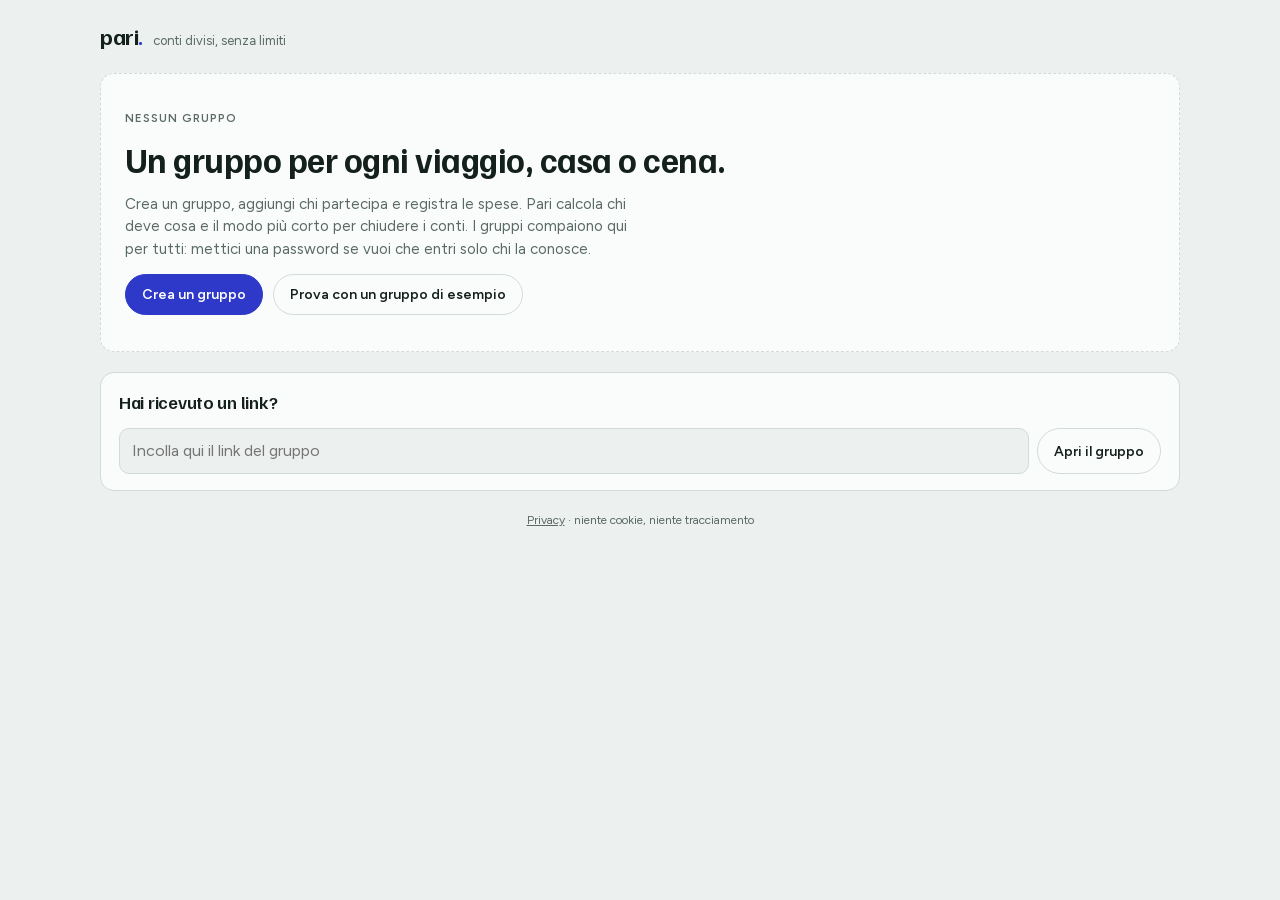
<file: index.html>
<!doctype html>
<html lang="it">
<head>
<meta charset="utf-8">
<meta name="viewport" content="width=device-width,initial-scale=1,viewport-fit=cover">
<meta name="referrer" content="no-referrer">
<meta name="theme-color" content="#ECF0EE" media="(prefers-color-scheme: light)">
<meta name="theme-color" content="#0E1412" media="(prefers-color-scheme: dark)">
<title>Pari · Dividi le spese con gli amici, gratis e senza account</title>
<meta name="description" content="Dividi le spese di viaggi, case e cene con gli amici. Gratis, senza account e senza limiti di spese: crei un gruppo, mandi il link e Pari calcola chi deve cosa.">
<link rel="canonical" href="https://dandid.github.io/pari/">
<meta property="og:type" content="website">
<meta property="og:site_name" content="Pari">
<meta property="og:locale" content="it_IT">
<meta property="og:url" content="https://dandid.github.io/pari/">
<meta property="og:title" content="Pari · Dividi le spese con gli amici">
<meta property="og:description" content="Niente account, niente limiti. Un link e siete dentro: Pari calcola chi deve cosa e il modo più corto per chiudere i conti.">
<meta property="og:image" content="https://dandid.github.io/pari/img/og.png">
<meta property="og:image:width" content="1200">
<meta property="og:image:height" content="630">
<meta property="og:image:alt" content="Pari: dividi le spese con gli amici. Esempio di pagamenti per chiudere i conti.">
<meta name="twitter:card" content="summary_large_image">
<link rel="apple-touch-icon" href="img/apple-touch-icon.png">
<link rel="manifest" href="manifest.webmanifest">
<meta name="apple-mobile-web-app-title" content="Pari">
<meta name="apple-mobile-web-app-capable" content="yes">
<meta name="mobile-web-app-capable" content="yes">
<meta name="apple-mobile-web-app-status-bar-style" content="default">
<script type="application/ld+json">
{
  "@context": "https://schema.org",
  "@type": "WebApplication",
  "name": "Pari",
  "url": "https://dandid.github.io/pari/",
  "description": "App web gratuita per dividere le spese con gli amici: viaggi, case condivise, cene. Senza account e senza limiti di spese. Tutti i gruppi sono nella home e ognuno può avere una password; Pari calcola saldi e il numero minimo di pagamenti per chiudere i conti.",
  "inLanguage": "it",
  "applicationCategory": "FinanceApplication",
  "operatingSystem": "Web",
  "browserRequirements": "Richiede JavaScript",
  "isAccessibleForFree": true,
  "offers": { "@type": "Offer", "price": "0", "priceCurrency": "EUR" },
  "featureList": [
    "Nessun account: si entra dalla home o con il link del gruppo",
    "Password facoltativa per i gruppi privati",
    "Nessun limite di spese giornaliere",
    "Divisione in parti uguali, per importi, percentuali o quote",
    "Calcolo dei saldi e del numero minimo di pagamenti",
    "Quote ricevute segnate spesa per spesa",
    "Metodi di pagamento preferiti: Satispay, PayPal e bonifico",
    "Aggiornamenti in tempo reale",
    "Nessun cookie né tracciamento"
  ],
  "author": { "@type": "Person", "name": "Daniele Merola" }
}
</script>
<link rel="icon" type="image/png" sizes="32x32" href="img/favicon-32.png">
<link rel="stylesheet" href="fonts/fonts.css">
<style>
/* Layout: app shell, one column on phone; from 900px the expense ledger sits left and balances + stats sit right. Receipt metaphor for settle-up. */
:root{
  --bg:#ECF0EE; --surface:#FAFCFB; --sunken:#E2E8E5; --ink:#13201C; --muted:#5A6A65; --line:#D2DBD7;
  --accent:#2E39C9; --accent-ink:#FFFFFF; --accent-soft:#E0E3FA;
  --pos:#18744A; --pos-soft:#D8EEE2; --neg:#B0322A; --neg-soft:#F6DFDB;
  --c1:#D2672C; --c2:#2E8A5C; --c3:#9A3E8C; --c4:#2E6FB8; --c5:#B48A16; --c6:#C2416A; --c7:#3B8C95; --c8:#7A8580;
  --shadow:0 1px 0 rgba(19,32,28,.04), 0 8px 24px -12px rgba(19,32,28,.18);
  --f-display:"Familjen Grotesk", "Helvetica Neue", Arial, sans-serif;
  --f-body:"Figtree", system-ui, -apple-system, "Segoe UI", sans-serif;
  --f-num:"IBM Plex Mono", ui-monospace, "SF Mono", Menlo, monospace;
  --r:14px;
}
@media (prefers-color-scheme: dark){ :root:not([data-theme="light"]){
  --bg:#0E1412; --surface:#161E1B; --sunken:#1D2724; --ink:#E4EBE8; --muted:#90A09B; --line:#29342F;
  --accent:#8E97FF; --accent-ink:#0D1033; --accent-soft:#232852;
  --pos:#5ECB96; --pos-soft:#15301F; --neg:#F2867B; --neg-soft:#3A1D1A;
  --c1:#EE8A50; --c2:#5CC48F; --c3:#CF79C0; --c4:#6FA6E8; --c5:#E0B640; --c6:#EB7399; --c7:#68C0C9; --c8:#9AA59F;
  --shadow:0 1px 0 rgba(0,0,0,.2), 0 8px 24px -12px rgba(0,0,0,.6);
  color-scheme:dark;
}}
:root[data-theme="dark"]{
  --bg:#0E1412; --surface:#161E1B; --sunken:#1D2724; --ink:#E4EBE8; --muted:#90A09B; --line:#29342F;
  --accent:#8E97FF; --accent-ink:#0D1033; --accent-soft:#232852;
  --pos:#5ECB96; --pos-soft:#15301F; --neg:#F2867B; --neg-soft:#3A1D1A;
  --c1:#EE8A50; --c2:#5CC48F; --c3:#CF79C0; --c4:#6FA6E8; --c5:#E0B640; --c6:#EB7399; --c7:#68C0C9; --c8:#9AA59F;
  --shadow:0 1px 0 rgba(0,0,0,.2), 0 8px 24px -12px rgba(0,0,0,.6);
  color-scheme:dark;
}
*{box-sizing:border-box}
html,body{background:var(--bg)}
body{color:var(--ink);font-family:var(--f-body);font-size:15px;line-height:1.5;
  padding-left:max(16px, env(safe-area-inset-left, 0px));padding-right:max(16px, env(safe-area-inset-right, 0px));padding-block:20px 120px}
button,input,select{font:inherit;color:inherit}
button{cursor:pointer}
:focus-visible{outline:2px solid var(--accent);outline-offset:2px;border-radius:6px}
.num{font-family:var(--f-num);font-variant-numeric:tabular-nums;letter-spacing:-.01em}
.app{max-width:1080px;margin:0 auto;display:flex;flex-direction:column;gap:20px}
h1,h2,h3{font-family:var(--f-display);margin:0;text-wrap:balance;letter-spacing:-.015em}
h1{font-size:clamp(26px,5vw,34px);font-weight:700;line-height:1.1}
h2{font-size:18px;font-weight:600}
.eyebrow{font-size:11.5px;text-transform:uppercase;letter-spacing:.09em;color:var(--muted);font-weight:600}
.muted{color:var(--muted)}
.banner{background:var(--accent-soft);color:var(--ink);border-radius:10px;padding:10px 14px;font-size:13.5px}

/* top bar */
.top{display:flex;align-items:center;justify-content:space-between;gap:12px}
.brand{display:flex;align-items:baseline;gap:10px}
.brand b{font-family:var(--f-display);font-size:22px;font-weight:700;letter-spacing:-.02em}
.brand b i{font-style:normal;color:var(--accent)}
.brand span{font-size:13px;color:var(--muted)}
.top .acts{display:flex;gap:6px;flex-wrap:nowrap}
@media (max-width:520px){ .top.has-acts .brand span{display:none} }
.steps{margin:0;padding-left:22px;display:flex;flex-direction:column;gap:8px}

/* buttons */
.btn{display:inline-flex;align-items:center;justify-content:center;gap:8px;border:1px solid var(--line);background:var(--surface);
  border-radius:999px;padding:9px 16px;font-weight:600;font-size:14px;white-space:nowrap}
.btn:hover{border-color:var(--muted)}
.btn.primary{background:var(--accent);color:var(--accent-ink);border-color:var(--accent)}
.btn.primary:hover{filter:brightness(1.08)}
.btn.ghost{background:transparent;border-color:transparent;color:var(--muted)}
.btn.ghost:hover{color:var(--ink);background:var(--sunken)}
.btn.danger{color:var(--neg);border-color:var(--neg-soft);background:var(--neg-soft)}
.btn.small{padding:6px 12px;font-size:13px}
.btn[disabled]{opacity:.45;cursor:not-allowed;filter:none}
.iconbtn{width:36px;height:36px;padding:0;border-radius:50%}

/* home */
.groups{display:grid;grid-template-columns:repeat(auto-fill,minmax(260px,1fr));gap:12px}
.gcard{background:var(--surface);border:1px solid var(--line);border-radius:var(--r);padding:18px;text-align:left;display:flex;flex-direction:column;gap:10px;min-width:0}
.gcard:hover{border-color:var(--accent)}
.gcard h3{font-size:19px}
.avatars{display:flex;flex-wrap:wrap;gap:4px}
.av{width:28px;height:28px;border-radius:50%;display:inline-grid;place-items:center;font-size:12px;font-weight:600;color:var(--surface);flex:none;font-family:var(--f-display)}
.tag{display:inline-block;font-size:11px;font-weight:600;text-transform:uppercase;letter-spacing:.06em;padding:2px 8px;border-radius:999px;background:var(--sunken);color:var(--muted)}
.empty{background:var(--surface);border:1px dashed var(--line);border-radius:var(--r);padding:36px 24px;display:flex;flex-direction:column;gap:14px;align-items:flex-start}
.empty p{margin:0;max-width:52ch;color:var(--muted)}
.row{display:flex;flex-wrap:wrap;gap:10px;align-items:center}

/* group header */
.ghead{display:flex;flex-direction:column;gap:14px}
.ghead .titleline{display:flex;align-items:flex-start;justify-content:space-between;gap:12px}
.ghead .meta{color:var(--muted);font-size:14px}
.who{display:flex;flex-wrap:wrap;gap:6px;align-items:center}
.who .lbl{font-size:13px;color:var(--muted);margin-right:4px}
.chip{border:1px solid var(--line);background:var(--surface);border-radius:999px;padding:4px 12px 4px 4px;display:inline-flex;align-items:center;gap:7px;font-size:13.5px;font-weight:500}
.chip .av{width:22px;height:22px;font-size:10.5px}
.chip[aria-pressed="true"]{border-color:var(--accent);background:var(--accent-soft)}

.pick{background:var(--surface);border:2px solid var(--accent);border-radius:var(--r);padding:18px;display:flex;flex-direction:column;gap:14px}
.pick p{margin:4px 0 0;font-size:14px}
.pickgrid{display:grid;grid-template-columns:repeat(auto-fill,minmax(130px,1fr));gap:8px}
.pickbtn{display:flex;align-items:center;gap:10px;border:1px solid var(--line);background:var(--bg);border-radius:12px;padding:10px 12px;font-weight:600;text-align:left;min-width:0;flex-wrap:wrap}
.pickbtn:hover{border-color:var(--accent);background:var(--accent-soft)}
.pickbtn span{overflow:hidden;text-overflow:ellipsis;white-space:nowrap;min-width:0}
.pickbtn small{flex-basis:100%;font-weight:500;color:var(--muted);font-size:11.5px;margin-left:38px;margin-top:-6px}
.linkbtn{border:0;background:none;padding:0;color:var(--accent);font-size:12.5px;font-weight:600;margin-top:4px}
.linkbtn:hover{text-decoration:underline}
.av.mini{width:18px;height:18px;font-size:9px;vertical-align:-4px;margin-right:2px}
.steps{margin:0;padding-left:20px;display:flex;flex-direction:column;gap:8px;font-size:14px}
.steps b{font-weight:600}
textarea.inp{resize:vertical;font-size:14px;line-height:1.45}
.me{display:grid;grid-template-columns:1fr auto;gap:6px 16px;align-items:end;background:var(--surface);border:1px solid var(--line);border-radius:var(--r);padding:16px 18px}
.me .big{font-family:var(--f-num);font-size:clamp(26px,6vw,34px);font-weight:500;line-height:1.1;font-variant-numeric:tabular-nums}
.me .big.pos{color:var(--pos)} .me .big.neg{color:var(--neg)}
.me .hint{font-size:13px;color:var(--muted);text-align:right}
.me .hint b{color:var(--ink);font-weight:600}

/* quick add */
.quick{background:var(--surface);border:1px solid var(--line);border-radius:var(--r);padding:10px;display:flex;flex-direction:column;gap:8px;box-shadow:var(--shadow)}
.quick .bar{display:flex;gap:8px;align-items:center}
.quick input{flex:1;min-width:0;border:0;background:transparent;padding:8px 8px;font-size:16px;outline:none}
.quick .preview{font-size:13px;color:var(--muted);padding:0 8px 2px;min-height:20px;display:flex;flex-wrap:wrap;gap:4px 10px}
.quick .preview b{color:var(--ink);font-weight:600}
.quick .preview .warn{color:var(--neg)}

/* layout of panels */
.tabs{display:flex;gap:4px;background:var(--sunken);border-radius:999px;padding:4px;align-self:flex-start}
.tabs button{border:0;background:transparent;border-radius:999px;padding:7px 16px;font-weight:600;font-size:14px;color:var(--muted)}
.tabs button[aria-selected="true"]{background:var(--surface);color:var(--ink);box-shadow:var(--shadow)}
.panels{display:grid;grid-template-columns:1fr;gap:20px}
.panel{display:flex;flex-direction:column;gap:14px;min-width:0}
.panel[data-hidden="true"]{display:none}
.side{display:flex;flex-direction:column;gap:20px;min-width:0}
@media (min-width:900px){
  .tabs{display:none}
  .panels{grid-template-columns:minmax(0,1.25fr) minmax(0,1fr);align-items:start}
  .panel[data-hidden="true"]{display:flex}
}
.card{background:var(--surface);border:1px solid var(--line);border-radius:var(--r);padding:16px 18px;display:flex;flex-direction:column;gap:12px;min-width:0}
.card h2{display:flex;justify-content:space-between;align-items:baseline;gap:10px}

/* ledger */
.ledger{background:var(--surface);border:1px solid var(--line);border-radius:var(--r);overflow:hidden}
.swipe{position:relative;overflow:hidden;border-top:1px solid var(--line)}
.swipe > .exp{border-top:0;position:relative;z-index:1;background:var(--surface);transition:transform .2s ease;touch-action:pan-y}
.swipe > .exp:hover{background:var(--sunken)}
.swipe.drag > .exp{transition:none}
.sdel{position:absolute;top:0;right:0;bottom:0;width:88px;border:0;background:var(--neg);color:var(--surface);display:flex;flex-direction:column;align-items:center;justify-content:center;gap:4px;font-size:12px;font-weight:600}
@media (prefers-reduced-motion: reduce){ .swipe > .exp{transition:none} }
.month{padding:10px 18px;background:var(--sunken);display:flex;justify-content:space-between;align-items:baseline}
.month .num{font-size:12.5px;color:var(--muted)}
.exp{display:grid;grid-template-columns:44px minmax(0,1fr) auto;gap:12px;align-items:center;padding:12px 18px;border-top:1px solid var(--line);width:100%;background:transparent;border-left:0;border-right:0;border-bottom:0;text-align:left}
.month + .exp{border-top:0}
.exp:hover{background:var(--sunken)}
.exp .day{display:flex;flex-direction:column;align-items:center;line-height:1.05}
.exp .day b{font-family:var(--f-num);font-size:18px;font-weight:500}
.exp .day span{font-size:10.5px;text-transform:uppercase;letter-spacing:.08em;color:var(--muted)}
.exp .what{min-width:0}
.exp .what .t{font-weight:600;overflow:hidden;text-overflow:ellipsis;white-space:nowrap}
.exp .what .s{font-size:13px;color:var(--muted);display:flex;align-items:center;gap:6px;flex-wrap:wrap}
.dot{width:8px;height:8px;border-radius:50%;display:inline-block;flex:none}
.exp .amt{text-align:right}
.exp .amt .a{font-family:var(--f-num);font-weight:500;font-variant-numeric:tabular-nums}
.exp .amt .m{font-size:12px;font-family:var(--f-num);font-variant-numeric:tabular-nums}
.exp .amt .m.pos{color:var(--pos)} .exp .amt .m.neg{color:var(--neg)} .exp .amt .m.zero{color:var(--muted)}
.exp.settle .what .t{font-weight:500;color:var(--muted)}
.exp.settle .day b{color:var(--pos)}

/* balances */
.bal{display:grid;grid-template-columns:minmax(70px,auto) 1fr;gap:10px 12px;align-items:center}
.bal .name{display:flex;align-items:center;gap:8px;font-weight:500;min-width:0}
.bal .name span{overflow:hidden;text-overflow:ellipsis;white-space:nowrap}
.track{position:relative;height:30px;display:grid;grid-template-columns:1fr 1fr}
.track::before{content:"";position:absolute;left:50%;top:2px;bottom:2px;width:1px;background:var(--line)}
.track .l,.track .r{position:relative;display:flex;align-items:center}
.track .l{justify-content:flex-end}
.bar-n{height:20px;background:var(--neg-soft);border-radius:6px 0 0 6px;border-right:2px solid var(--neg)}
.bar-p{height:20px;background:var(--pos-soft);border-radius:0 6px 6px 0;border-left:2px solid var(--pos)}
.track .v{position:absolute;font-family:var(--f-num);font-size:12.5px;font-variant-numeric:tabular-nums;white-space:nowrap;top:50%;transform:translateY(-50%)}
.track .l .v{left:4px;color:var(--neg)} .track .r .v{right:4px;color:var(--pos)}
.track .zero{grid-column:1 / -1;text-align:center;font-size:12.5px;color:var(--muted);position:relative;z-index:1}
.track .zero span{background:var(--surface);padding:0 6px}

/* receipt */
.receipt{position:relative;background:var(--surface);border:1px solid var(--line);border-bottom:0;border-radius:var(--r) var(--r) 0 0;padding:18px 18px 22px;display:flex;flex-direction:column;gap:12px;margin-bottom:10px}
.receipt::after{content:"";position:absolute;left:-1px;right:-1px;bottom:-10px;height:10px;
  background:radial-gradient(circle at 7px -1px, var(--surface) 7px, transparent 7.5px) 0 0 / 14px 10px repeat-x}
.receipt .head{display:flex;justify-content:space-between;align-items:baseline;gap:8px;border-bottom:1px dashed var(--line);padding-bottom:10px}
.receipt .head .num{font-size:12px;color:var(--muted)}
.tx{display:grid;grid-template-columns:minmax(0,1fr) auto;gap:4px 12px;align-items:center;padding:6px 0}
.tx + .tx{border-top:1px dashed var(--line)}
.tx .who2{display:flex;align-items:center;gap:6px;flex-wrap:wrap;font-weight:500;min-width:0}
.tx .arrow{color:var(--muted);font-family:var(--f-num)}
.tx .num{font-weight:500;font-size:15px}
.tx .act{grid-column:1 / -1;display:flex;justify-content:flex-end}
.tx .paynames{grid-column:1 / -1;font-size:12.5px;color:var(--muted)}
.paybox{grid-column:1 / -1;display:flex;flex-direction:column;gap:8px;margin-top:4px}
.paybox .lead{font-size:13px;color:var(--muted)}
.pms{display:flex;flex-direction:column;border:1px solid var(--line);border-radius:12px;overflow:hidden;background:var(--bg)}
.pm{display:grid;grid-template-columns:auto minmax(0,1fr) auto;gap:10px;align-items:center;padding:8px 8px 8px 12px;min-height:56px}
.pm + .pm{border-top:1px solid var(--line)}
.pm .ic{width:32px;height:32px;border-radius:9px;display:grid;place-items:center;font-weight:700;font-size:13px}
.ic.sat{background:var(--neg-soft);color:var(--neg)} .ic.pp{background:var(--accent-soft);color:var(--accent)} .ic.bon{background:var(--pos-soft);color:var(--pos)}
.paysheet .ic{width:36px;height:36px;border-radius:10px;display:grid;place-items:center;font-weight:700;flex:none}
.pm .tt{display:flex;flex-direction:column;min-width:0;font-weight:600;font-size:14px}
.pm .tt small{font-weight:400;font-size:12px;color:var(--muted);overflow-wrap:anywhere}
.pm .tt small.mono{font-family:var(--f-num)}
.pm .btn{min-height:44px;text-decoration:none}
.paysheet .pmeth{border:1px solid var(--line);border-radius:14px;background:var(--bg);overflow:hidden}
.paysheet .pmeth > label.top{display:flex;align-items:center;gap:12px;padding:12px 14px;min-height:60px;cursor:pointer}
.paysheet .pmeth > label.top input{width:22px;height:22px;accent-color:var(--pos);margin-left:auto;flex:none}
.paysheet .pmeth .tt{display:flex;flex-direction:column;font-weight:600}
.paysheet .pmeth .tt small{font-weight:400;font-size:12.5px;color:var(--muted)}
.paysheet .pbody{padding:0 14px 14px;display:flex;flex-direction:column;gap:10px}
.paysheet .pbody[hidden]{display:none}
.paysheet .lrow{display:flex;align-items:center;justify-content:space-between;gap:8px}
.paysheet .lrow label{font-size:13px;color:var(--muted)}
.paysheet .ibtn{width:44px;height:44px;margin:-10px -10px -10px 0;border:0;background:none;color:var(--accent);display:grid;place-items:center}
.paysheet .hint{font-size:12px;color:var(--muted)} .paysheet .hint.ok{color:var(--pos)} .paysheet .hint.bad{color:var(--neg)}
.paysheet .alt{border:0;background:none;padding:0;color:var(--accent);font-size:13px;font-weight:600;text-align:left;min-height:32px}
.pinfo{position:fixed;inset:0;z-index:60;background:rgba(5,8,7,.6);display:grid;place-items:center;padding:20px}
.pinfo .box{background:var(--surface);border:1px solid var(--line);border-radius:18px;padding:20px;max-width:420px;width:100%;display:flex;flex-direction:column;gap:12px}
.pinfo ol{margin:0;padding-left:20px;display:flex;flex-direction:column;gap:8px;line-height:1.45}
.pinfo .note{font-size:13px;color:var(--muted);background:var(--bg);border-radius:10px;padding:10px 12px;margin:0}
.receipt .foot{display:flex;justify-content:space-between;gap:10px;flex-wrap:wrap;border-top:1px dashed var(--line);padding-top:10px;align-items:center}
.square{font-family:var(--f-num);color:var(--pos);font-size:14px}

/* stats */
.kpis{display:grid;grid-template-columns:1fr 1fr;gap:10px}
.kpi{background:var(--sunken);border-radius:10px;padding:10px 12px}
.kpi .num{font-size:18px;font-weight:500;display:block}
.kpi span:last-child{font-size:12.5px;color:var(--muted)}
.stack{display:flex;height:14px;border-radius:7px;overflow:hidden;background:var(--sunken);gap:2px}
.stack i{display:block;height:100%}
.legend{display:grid;grid-template-columns:1fr auto auto;gap:6px 12px;font-size:13.5px;align-items:center}
.legend .num{text-align:right}
.legend .pct{color:var(--muted);font-size:12px;min-width:38px}
.pp{display:grid;grid-template-columns:minmax(60px,auto) 1fr;gap:8px 12px;align-items:center;font-size:13.5px}
.pp .bars{display:flex;flex-direction:column;gap:3px}
.pp .b{height:8px;border-radius:4px;min-width:2px}
.pp .b.paid{background:var(--accent)} .pp .b.used{background:var(--muted);opacity:.45}
.pp .lbls{display:flex;justify-content:space-between;font-size:11.5px;color:var(--muted);gap:8px}
.keyrow{display:flex;gap:14px;font-size:12px;color:var(--muted)}
.keyrow i{display:inline-block;width:10px;height:6px;border-radius:3px;margin-right:5px;vertical-align:middle}

/* sheet */
.scrim{position:fixed;inset:0;background:rgba(10,16,14,.45);z-index:40;display:flex;align-items:flex-end;justify-content:center}
.sheet{background:var(--surface);width:100%;max-width:560px;max-height:92vh;max-height:92dvh;overflow:auto;overscroll-behavior:contain;border-radius:18px 18px 0 0;
  padding:18px max(18px, env(safe-area-inset-right, 0px)) calc(18px + env(safe-area-inset-bottom, 0px)) max(18px, env(safe-area-inset-left, 0px));
  display:flex;flex-direction:column;gap:14px;box-shadow:0 -10px 40px rgba(0,0,0,.25)}
@media (min-width:640px){ .scrim{align-items:center} .sheet{border-radius:18px;max-height:88vh} }
.sheet > *{flex-shrink:0}
.sheet .sh{display:flex;justify-content:space-between;align-items:center;gap:10px}
.field{display:flex;flex-direction:column;gap:5px;min-width:0}
.field label,.flabel{font-size:12.5px;font-weight:600;color:var(--muted)}
.inp{width:100%;border:1px solid var(--line);background:var(--bg);border-radius:10px;padding:10px 12px;font-size:16px;min-width:0}
.inp:focus{outline:none;border-color:var(--accent);box-shadow:0 0 0 3px var(--accent-soft)}
.inp.amount{font-family:var(--f-num);font-size:22px;font-variant-numeric:tabular-nums}
.grid2{display:grid;grid-template-columns:1fr 1fr;gap:10px}
.seg{display:grid;grid-template-columns:repeat(4,1fr);background:var(--sunken);border-radius:10px;padding:3px;gap:3px}
.seg button{border:0;background:transparent;border-radius:8px;padding:8px 4px;font-size:13px;font-weight:600;color:var(--muted)}
.seg button[aria-pressed="true"]{background:var(--surface);color:var(--ink);box-shadow:var(--shadow)}
.split{display:flex;flex-direction:column;border:1px solid var(--line);border-radius:12px;overflow:hidden}
.srow{display:grid;grid-template-columns:auto minmax(0,1fr) 96px 84px;gap:10px;align-items:center;padding:8px 12px}
.srow + .srow{border-top:1px solid var(--line)}
.rcv{display:flex;flex-direction:column;gap:10px;padding:14px;border:1px solid var(--line);border-radius:14px;background:var(--bg)}
.rcv[hidden]{display:none}
.rhead{display:flex;justify-content:space-between;align-items:baseline;gap:10px;font-size:14.5px}
.rbar{height:6px;border-radius:99px;background:var(--sunken);overflow:hidden}
.rbar b{display:block;height:100%;background:var(--pos);border-radius:99px}
.rsum{display:flex;justify-content:space-between;font-size:12.5px}
.rcv .pos{color:var(--pos)} .rcv .neg{color:var(--neg)}
.rlist{display:flex;flex-direction:column;border:1px solid var(--line);border-radius:12px;overflow:hidden;background:var(--surface)}
.rrow{display:grid;grid-template-columns:auto minmax(0,1fr) auto 104px;gap:10px;align-items:center;padding:8px 12px;min-height:56px}
.rrow + .rrow{border-top:1px solid var(--line)}
.rrow .nm{font-weight:500;display:flex;flex-direction:column;min-width:0;overflow:hidden;text-overflow:ellipsis;white-space:nowrap}
.rrow .nm small{font-weight:400;font-size:12px;color:var(--muted);white-space:normal}
.rrow .nm small.pos{color:var(--pos)}
.rrow .num{font-size:13.5px} .rrow .num.off{color:var(--muted)}
.rbtn{min-height:44px;width:100%}
.rbtn.on{background:var(--pos-soft);border-color:var(--pos-soft);color:var(--pos);font-weight:600}
.rstat{font-size:13px;text-align:right}
.rnote{margin:0;font-size:13px}
.rprog{display:flex;align-items:center;gap:8px;font-size:12px;color:var(--muted);margin-top:4px}
.rprog i{width:56px;height:4px;border-radius:99px;background:var(--sunken);overflow:hidden;display:block}
.rprog b{display:block;height:100%;background:var(--pos)}
.srow .nm{font-weight:500;overflow:hidden;text-overflow:ellipsis;white-space:nowrap}
.srow .res{text-align:right;font-size:13px;color:var(--muted)}
.srow .inp{padding:6px 8px;font-size:15px;font-family:var(--f-num);text-align:right}
.srow input[type=checkbox]{width:18px;height:18px;accent-color:var(--accent)}
.status{font-size:13px;padding:8px 12px;border-radius:10px;background:var(--sunken)}
.status.bad{background:var(--neg-soft);color:var(--neg)} .status.ok{background:var(--pos-soft);color:var(--pos)}
.mrow{display:flex;align-items:center;gap:10px;padding:8px 0;border-bottom:1px solid var(--line)}
.mrow .grow{flex:1;min-width:0}
.sheet .actions{display:flex;justify-content:space-between;gap:10px;flex-wrap:wrap;padding-top:4px}

.toast{position:fixed;left:50%;transform:translateX(-50%);bottom:calc(20px + env(safe-area-inset-bottom, 0px));z-index:60;background:var(--ink);color:var(--bg);
  border-radius:999px;padding:10px 10px 10px 18px;display:flex;gap:12px;align-items:center;font-size:14px;box-shadow:var(--shadow);max-width:calc(100% - 32px)}
.toast button{background:transparent;border:0;color:var(--accent-soft);font-weight:600;padding:4px 10px;border-radius:999px}
.fab{position:fixed;right:max(16px, env(safe-area-inset-right, 0px));bottom:calc(18px + env(safe-area-inset-bottom, 0px));z-index:30;box-shadow:var(--shadow);padding:13px 20px;font-size:15px}
@media (min-width:900px){ .fab{display:none} }
.skeleton{height:120px;border-radius:var(--r);background:var(--sunken)}
@media (prefers-reduced-motion:no-preference){
  .sheet{animation:up .22s ease-out}
  @keyframes up{from{transform:translateY(16px);opacity:.6}to{transform:none;opacity:1}}
}
@media (max-width:420px){ .srow{grid-template-columns:auto minmax(0,1fr) 84px 72px;gap:8px;padding:8px 10px} }
:root{padding-top:env(safe-area-inset-top,0px);padding-bottom:env(safe-area-inset-bottom,0px);-webkit-text-size-adjust:100%}
body{margin:0;font-size:15px}
img{max-width:100%}
[hidden]{display:none!important}
.joinrow{display:flex;gap:8px;flex-wrap:wrap}
.joinrow .inp{flex:1;min-width:200px}
.pw{position:relative;display:flex;flex:1;min-width:200px}
.pw .inp{flex:1;width:100%;min-width:0;padding-right:92px}
.pw-eye{position:absolute;right:6px;top:50%;transform:translateY(-50%);border:0;background:transparent;color:var(--accent);font:inherit;font-size:13px;font-weight:600;padding:6px 10px;border-radius:8px;cursor:pointer}
@media (max-width:899px){ .toast{bottom:calc(84px + env(safe-area-inset-bottom, 0px))} }
.foot-note{font-size:12.5px;color:var(--muted);text-align:center;padding-top:8px}
.about p{margin:0 0 10px}
.about ul{margin:0;padding-left:20px;display:flex;flex-direction:column;gap:6px}
.legal{max-width:1080px;font-size:12px;color:var(--muted);text-align:center;margin:20px auto 0}
.legal a{color:inherit}
</style>
<script src="vendor/supabase.js"></script><!-- @supabase/supabase-js 2.45.4 -->
<script src="config.js"></script>
</head>
<body>
<div class="app" id="app">
  <div class="top"><div class="brand"><b>pari<i>.</i></b><span>conti divisi, senza limiti</span></div></div>
  <div class="skeleton"></div>
</div>
<section class="intro" id="intro" hidden aria-labelledby="intro-h">
  <h2 id="intro-h">Cos'è Pari</h2>
  <p>Pari è un'app gratuita per dividere le spese con gli amici: un viaggio, la casa in condivisione, una cena. Crei un gruppo, aggiungi chi partecipa e mandi il link. Chi lo apre entra subito, senza account e senza scaricare niente.</p>
  <ul>
    <li>Dividi ogni spesa in parti uguali, per importi, per percentuali o per quote.</li>
    <li>Pari calcola chi deve cosa e il modo più corto per chiudere i conti.</li>
    <li>Nessun limite di spese, nessuna pubblicità, nessun cookie.</li>
  </ul>
</section>
<p class="legal"><a href="privacy.html">Privacy</a> · niente cookie, niente tracciamento</p>
<div id="sheetRoot"></div>
<div id="toastRoot"></div>

<script>
(function(){
"use strict";
/* ---------- helpers ---------- */
const $ = (s, r=document) => r.querySelector(s);
const esc = s => String(s ?? "").replace(/[&<>"']/g, c => ({"&":"&amp;","<":"&lt;",">":"&gt;",'"':"&quot;","'":"&#39;"}[c]));
const fmtE = new Intl.NumberFormat("it-IT",{style:"currency",currency:"EUR"});
const money = c => fmtE.format((c||0)/100);
const plain = c => (Math.abs(c||0)/100).toLocaleString("it-IT",{minimumFractionDigits:2,maximumFractionDigits:2});
const uid = () => Math.random().toString(36).slice(2,10) + Date.now().toString(36).slice(-3);
const today = () => { const d=new Date(); d.setMinutes(d.getMinutes()-d.getTimezoneOffset()); return d.toISOString().slice(0,10); };
const MONTHS = ["gen","feb","mar","apr","mag","giu","lug","ago","set","ott","nov","dic"];
const MONTHS_L = ["Gennaio","Febbraio","Marzo","Aprile","Maggio","Giugno","Luglio","Agosto","Settembre","Ottobre","Novembre","Dicembre"];
const AVC = ["var(--c4)","var(--c1)","var(--c2)","var(--c3)","var(--c6)","var(--c7)","var(--c5)","var(--c8)"];
const CATS = [
  {k:"cibo",l:"Cibo",c:"var(--c1)",w:["cena","pranzo","colazione","pizza","ristorante","trattoria","sushi","osteria","kebab","panino","gelato","brunch","pizzeria"]},
  {k:"spesa",l:"Spesa",c:"var(--c2)",w:["spesa","supermercato","esselunga","coop","carrefour","conad","lidl","mercato"]},
  {k:"drink",l:"Drink",c:"var(--c3)",w:["birra","birre","vino","aperitivo","aperi","bar","cocktail","caffè","caffe","spritz","drink"]},
  {k:"trasporti",l:"Trasporti",c:"var(--c4)",w:["benzina","gasolio","autostrada","treno","taxi","uber","parcheggio","volo","aereo","bus","noleggio","pedaggio","traghetto"]},
  {k:"alloggio",l:"Alloggio",c:"var(--c5)",w:["airbnb","hotel","b&b","bnb","ostello","albergo","campeggio","agriturismo"]},
  {k:"svago",l:"Svago",c:"var(--c6)",w:["biglietti","biglietto","museo","cinema","concerto","skipass","escursione","tour","ingresso","degustazione"]},
  {k:"casa",l:"Casa e bollette",c:"var(--c7)",w:["affitto","bolletta","luce","gas","internet","wifi","condominio","pulizie","acqua"]},
  {k:"altro",l:"Altro",c:"var(--c8)",w:[]}
];
const catOf = k => CATS.find(c=>c.k===k) || CATS[CATS.length-1];
function parseCents(str){
  if (str==null) return NaN;
  let s = String(str).replace(/[€\s]/g,"").replace(/eur(o)?$/i,"");
  if (!s) return NaN;
  if (s.includes(",") && s.includes(".")) s = s.replace(/\./g,"");
  s = s.replace(",",".");
  if (!/^\d*\.?\d*$/.test(s)) return NaN;
  const v = parseFloat(s);
  return isFinite(v) ? Math.round(v*100) : NaN;
}
const centsToInput = c => (c/100).toFixed(2).replace(".",",");
const initials = n => (n||"?").trim().split(/\s+/).slice(0,2).map(w=>w[0]).join("").toUpperCase();
const lsGet = k => { try { return localStorage.getItem(k); } catch(e){ return null; } };
const lsSet = (k,v) => { try { v==null ? localStorage.removeItem(k) : localStorage.setItem(k,v); } catch(e){} };

/* ---------- money math ---------- */
function allocate(total, weights){
  const sum = weights.reduce((a,[,w])=>a+w,0), out = {};
  if (!(sum>0)) return out;
  let assigned = 0; const rem = [];
  weights.forEach(([m,w],i)=>{ const x = total*w/sum, f = Math.floor(x); out[m]=f; assigned+=f; rem.push([m,x-f,i]); });
  rem.sort((a,b)=>b[1]-a[1] || a[2]-b[2]);
  for (let left = total-assigned, i=0; left>0; left--, i++) out[rem[i%rem.length][0]]++;
  return out;
}
function sharesOf(e, members){
  const order = members.map(m=>m.id);
  const parts = e.parts || {};
  const ids = Object.keys(parts).filter(k=>Number(parts[k])>0).sort((a,b)=>order.indexOf(a)-order.indexOf(b));
  if (e.mode==="exact"){ const o={}; ids.forEach(k=>o[k]=Math.round(Number(parts[k]))); return o; }
  return allocate(e.amount, ids.map(k=>[k, e.mode==="equal" ? 1 : Number(parts[k])]));
}
function balancesOf(g, exps){
  const b = {}; g.members.forEach(m=>b[m.id]=0);
  for (const e of exps){
    b[e.payer] = (b[e.payer]||0) + e.amount;
    const s = sharesOf(e, g.members);
    for (const k in s) b[k] = (b[k]||0) - s[k];
    // Quote ricevute: valgono come un pagamento da quel membro a chi ha pagato la spesa
    for (const k in (e.got||{})){ const a = Math.round(Number(e.got[k] && e.got[k].a)) || 0; if (a>0 && k!==e.payer){ b[k] = (b[k]||0) + a; b[e.payer] -= a; } }
  }
  return b;
}
// Quote degli altri in una spesa e quanto ne è già stato ridato a chi ha pagato
function receivedOf(e, members){
  const sh = sharesOf(e, members), got = e.got || {}, order = members.map(m=>m.id);
  const ids = [...new Set([...Object.keys(sh), ...Object.keys(got)])].filter(k=>k!==e.payer && (sh[k] || (got[k] && got[k].a>0)))
    .sort((a,b)=>order.indexOf(a)-order.indexOf(b));
  const rows = ids.map(k=>{ const share = sh[k]||0, a = got[k] ? Math.round(Number(got[k].a))||0 : 0;
    return { id:k, share, a, at: got[k] ? got[k].at : null, left: Math.max(0, share-a), done: a>0 && a>=share }; });
  return { rows, got: rows.reduce((s,r)=>s+r.a,0), left: rows.reduce((s,r)=>s+r.left,0), done: rows.filter(r=>r.done).length };
}
function settlePlan(b, members){
  const order = members.map(m=>m.id);
  const cr=[], dr=[];
  for (const k in b){ if (b[k]>0) cr.push([k,b[k]]); else if (b[k]<0) dr.push([k,-b[k]]); }
  const srt = (a,c)=> c[1]-a[1] || order.indexOf(a[0])-order.indexOf(c[0]);
  cr.sort(srt); dr.sort(srt);
  const out=[]; let i=0,j=0;
  while (i<dr.length && j<cr.length){
    const x = Math.min(dr[i][1], cr[j][1]);
    out.push({from:dr[i][0], to:cr[j][0], amt:x});
    dr[i][1]-=x; cr[j][1]-=x;
    if (!dr[i][1]) i++; if (!cr[j][1]) j++;
  }
  return out;
}

/* ---------- quick add parser ---------- */
const FILLER = new Set(["pagato","pagata","pagati","pagate","ha","da","di","per","paga","pago","eur","euro","€","l'ha","lha"]);
function parseQuick(text, g, me){
  const toks = text.trim().split(/\s+/).filter(Boolean);
  let amount = NaN, payer = null; const rest = [];
  for (const t of toks){
    const low = t.toLowerCase().replace(/[.,;:!]+$/,"");
    if (isNaN(amount) && /^€?\d+([.,]\d{1,2})?€?$/.test(t)) { amount = parseCents(t); continue; }
    if (!payer){
      if ((low==="io"||low==="me") && me){ payer = me; continue; }
      const m = g.members.find(m => { const n=m.name.toLowerCase(); return n===low || (low.length>=3 && n.split(/\s+/)[0]===low); });
      if (m){ payer = m.id; continue; }
    }
    if (FILLER.has(low)) continue;
    rest.push(t);
  }
  let title = rest.join(" ").trim();
  if (title) title = title[0].toUpperCase()+title.slice(1);
  const words = title.toLowerCase().split(/\s+/);
  const cat = (CATS.find(c=>c.w.some(w=>words.includes(w))) || catOf("altro")).k;
  return { title, amount, payer: payer || me || (g.members[0] && g.members[0].id), payerGuessed: !payer, cat };
}

/* ---------- store: Supabase, or an in-memory preview when it isn't configured ---------- */
const CFG = window.PARI_CONFIG || {};
const SUPABASE_URL = String(CFG.supabaseUrl || "");
const SUPABASE_KEY = String(CFG.supabaseKey || "");
const KNOWN = "pari.groups";
function knownGroups(){ try { const v = JSON.parse(lsGet(KNOWN)||"[]"); return Array.isArray(v) ? v : []; } catch(e){ return []; } }
function rememberGroup(g){
  const list = knownGroups().filter(x=>x.id!==g.id);
  list.unshift({id:g.id, name:g.name, members:g.members, example:!!g.example, private:!!g.private, updatedAt:g.updatedAt||Date.now()});
  lsSet(KNOWN, JSON.stringify(list.slice(0,50)));
}
function forgetGroup(gid){ lsSet(KNOWN, JSON.stringify(knownGroups().filter(x=>x.id!==gid))); }
// Gruppi con password: il token si ottiene con la password giusta e cambia quando cambia la password.
// La chiave da amministratore sta solo sul dispositivo di chi ha creato il gruppo.
const tokenOf = gid => lsGet("pari.tok."+gid);
const adminOf = gid => lsGet("pari.adm."+gid);
const isAdmin = g => !g.hasAdmin || !!adminOf(g.id);
// Chiave del dispositivo: firma le spese che inserisci, solo con questa (o da amministratore) si modificano.
function deviceKey(){ let k = lsGet("pari.key"); if (!k){ k = secureId(32); lsSet("pari.key", k); } return k; }
const authorHashes = {};
async function authorHashOf(gid){
  if (!authorHashes[gid]){
    const d = await crypto.subtle.digest("SHA-256", new TextEncoder().encode(gid + ":" + deviceKey()));
    authorHashes[gid] = Array.from(new Uint8Array(d), b=>b.toString(16).padStart(2,"0")).join("");
  }
  return authorHashes[gid];
}
// Spese senza autore (inserite prima di questa regola o in anteprima): le modificano tutti
const canEditExp = (g, e) => e.mine!==false || (g.hasAdmin && !!adminOf(g.id));
const pwInput = attrs => `<span class="pw"><input class="inp" type="text" autocapitalize="off" autocorrect="off" spellcheck="false" ${attrs}><button type="button" class="pw-eye" data-peek aria-label="Nascondi la password">Nascondi</button></span>`;
function secureId(n=24){
  const a = "ABCDEFGHIJKLMNOPQRSTUVWXYZabcdefghijklmnopqrstuvwxyz0123456789", b = new Uint8Array(n);
  crypto.getRandomValues(b); return Array.from(b, x=>a[x % a.length]).join("");
}

const store = {
  mode:"loading", sb:null, canWrite:true, full:{},
  memG:{}, memE:{}, gL:new Set(), eL:{}, reload:null, chan:null,
  async init(){
    if (!/^https:\/\/[a-z0-9]+\.supabase\.co$/.test(SUPABASE_URL) || !/^(sb_publishable_|eyJ)/.test(SUPABASE_KEY) || !window.supabase){ this.mode = "local"; seedLocal(); return; }
    this.sb = window.supabase.createClient(SUPABASE_URL, SUPABASE_KEY, { auth:{ persistSession:false, autoRefreshToken:false } });
    this.mode = "remote";
  },
  // Tutti i gruppi, per la home (null in anteprima: lì bastano quelli in memoria)
  async listAll(){ return this.mode==="remote" ? (await this.rpc("pari_list", {}) || []) : null; },
  async rpc(fn, args){ const { data, error } = await this.sb.rpc(fn, args); if (error) throw error; return data; },
  notifyGroups(){ this.gL.forEach(f=>f()); },
  watchGroups(cb){
    const fn = this.mode==="remote"
      ? ()=>cb(knownGroups().map(g=>this.full[g.id]||g))
      : ()=>cb(Object.values(this.memG));
    this.gL.add(fn); fn(); return ()=>this.gL.delete(fn);
  },
  watchExpenses(gid, cb){
    if (this.mode!=="remote"){
      const fn = ()=>cb(Object.values(this.memE[gid]||{}));
      (this.eL[gid] = this.eL[gid] || new Set()).add(fn); fn(); return ()=>this.eL[gid].delete(fn);
    }
    let alive = true, seq = 0;
    const load = async ()=>{
      const my = ++seq;
      try {
        const d = await this.rpc("pari_get", { p_group: gid, p_token: tokenOf(gid) });
        if (!alive || my!==seq) return;
        if (!d){ cb(null, "missing"); return; }
        if (d.locked){
          // Resta in "I tuoi gruppi" anche senza password: si vede il nome, per entrare la si chiede
          lsSet("pari.tok."+gid, null);
          const old = knownGroups().find(x=>x.id===gid);
          delete this.full[gid];
          rememberGroup({ members:[], ...old, id:gid, name:d.name || (old && old.name) || "Gruppo privato", private:true });
          this.notifyGroups(); cb(null, "locked"); return;
        }
        const mine = await authorHashOf(gid);
        if (!alive || my!==seq) return;
        this.full[gid] = d.group; rememberGroup(d.group); this.notifyGroups();
        cb((d.expenses || []).map(({author, ...e})=>({...e, mine: !author || author===mine})));
      } catch(err){ if (alive && my===seq) cb(undefined, "error"); }
    };
    this.reload = load;
    load();
    const ch = this.sb.channel("pari-" + (tokenOf(gid) || gid)).on("broadcast", { event:"changed" }, ()=>load()).subscribe();
    this.chan = ch;
    const timer = setInterval(()=>{ if (document.visibilityState==="visible") load(); }, 20000);
    const vis = ()=>{ if (document.visibilityState==="visible") load(); };
    document.addEventListener("visibilitychange", vis);
    return ()=>{ alive = false; clearInterval(timer); document.removeEventListener("visibilitychange", vis);
      try { this.sb.removeChannel(ch); } catch(e){} this.chan = null; this.reload = null; };
  },
  async changed(){
    if (this.reload) await this.reload();
    try { if (this.chan) await this.chan.send({ type:"broadcast", event:"changed", payload:{} }); } catch(e){}
  },
  async saveGroup(g){
    const { id, ...body } = g; body.updatedAt = Date.now();
    if (this.mode==="remote"){
      const isNew = !this.full[id];
      await this.rpc("pari_save_group", { p_group:id, p_name:body.name, p_members:body.members, p_example:!!body.example, p_token:tokenOf(id), p_admin:adminOf(id) });
      this.full[id] = { ...(isNew ? {private:false, hasAdmin:!!adminOf(id)} : this.full[id]), id, name:body.name, members:body.members, example:!!body.example, updatedAt:body.updatedAt };
      rememberGroup(this.full[id]); this.notifyGroups();
      if (S.gid===id) await this.changed();
      return;
    }
    this.memG[id] = { id, ...body }; this.notifyGroups();
  },
  async deleteGroup(gid){
    if (this.mode==="remote"){
      await this.rpc("pari_delete_group", { p_group:gid, p_token:tokenOf(gid), p_admin:adminOf(gid) });
      try { if (this.chan) await this.chan.send({ type:"broadcast", event:"changed", payload:{} }); } catch(e){}
      forgetGroup(gid); lsSet("pari.tok."+gid, null); lsSet("pari.adm."+gid, null); delete this.full[gid]; this.notifyGroups(); return;
    }
    delete this.memG[gid]; delete this.memE[gid]; this.notifyGroups();
  },
  async saveExpense(gid, e){
    const { id, mine, ...body } = e;
    if (this.mode==="remote"){ await this.rpc("pari_save_expense", { p_group:gid, p_id:id, p_body:body, p_token:tokenOf(gid), p_author:deviceKey(), p_admin:adminOf(gid) }); await this.changed(); return; }
    (this.memE[gid] = this.memE[gid]||{})[id] = { id, ...body }; (this.eL[gid]||[]).forEach(f=>f());
  },
  // Metodi di pagamento di un membro (oggetto) o null per toglierli
  async setPay(gid, mid, pay){
    if (this.mode==="remote"){
      await this.rpc("pari_set_pay", { p_group:gid, p_member:mid, p_pay:pay, p_token:tokenOf(gid), p_author:deviceKey(), p_admin:adminOf(gid) });
      await this.changed(); return;
    }
    const g = this.memG[gid]; if (!g) return;
    const all = {...(g.pay||{})};
    if (pay) all[mid] = {...pay, at:today()}; else delete all[mid];
    this.memG[gid] = {...g, pay:all}; this.notifyGroups();
  },
  // Quota ricevuta da un membro per una spesa: amt in centesimi, null per toglierla
  async markReceived(gid, eid, mid, amt){
    if (this.mode==="remote"){ await this.rpc("pari_mark_received", { p_group:gid, p_id:eid, p_member:mid, p_amount:amt, p_token:tokenOf(gid) }); await this.changed(); return; }
    const e = (this.memE[gid]||{})[eid]; if (!e) return;
    const got = {...(e.got||{})};
    if (amt==null) delete got[mid]; else got[mid] = { a:amt, at:today() };
    this.memE[gid][eid] = {...e, got}; (this.eL[gid]||[]).forEach(f=>f());
  },
  async deleteExpense(gid, eid){
    if (this.mode==="remote"){ await this.rpc("pari_delete_expense", { p_group:gid, p_id:eid, p_token:tokenOf(gid), p_author:deviceKey(), p_admin:adminOf(gid) }); await this.changed(); return; }
    delete (this.memE[gid]||{})[eid]; (this.eL[gid]||[]).forEach(f=>f());
  },
  // Link da amministratore: se la chiave è giusta la salva qui, con il token per entrare nei gruppi privati
  async claimAdmin(gid, key){
    if (this.mode!=="remote"){ lsSet("pari.adm."+gid, key); return true; }
    const r = await this.rpc("pari_claim_admin", { p_group:gid, p_admin:key }) || {};
    if (!r.ok) return false;
    lsSet("pari.adm."+gid, key); if (r.token) lsSet("pari.tok."+gid, r.token);
    return true;
  },
  // {token} se la password è giusta, altrimenti {error}
  async unlock(gid, pass){
    const r = await this.rpc("pari_unlock", { p_group:gid, p_pass:pass }) || {};
    if (!r.error) lsSet("pari.tok."+gid, r.token || null);
    return r;
  },
  // Imposta, cambia o toglie (pass vuota) la password. Su un gruppo senza amministratore, chi la imposta lo diventa.
  async setPassword(gid, pass){
    const adm = adminOf(gid) || secureId(32);
    const token = await this.rpc("pari_set_password", { p_group:gid, p_token:tokenOf(gid), p_admin:adm, p_new:pass || null });
    lsSet("pari.adm."+gid, adm); lsSet("pari.tok."+gid, token || null);
    this.full[gid] = { ...(this.full[gid]||{}), private:!!token, hasAdmin:true };
    rememberGroup(this.full[gid]); this.notifyGroups();
    await this.changed();
  }
};
function exampleGroup(){
  const ids = {a:uid(), l:uid(), s:uid(), t:uid()};
  const g = { id:secureId(), name:"Weekend in Langhe", example:true, createdAt:Date.now(),
    members:[{id:ids.a,name:"Anna"},{id:ids.l,name:"Luca"},{id:ids.s,name:"Sara"},{id:ids.t,name:"Teo"}] };
  const all = v => Object.fromEntries(Object.values(ids).map(k=>[k,v]));
  const d = n => { const x=new Date(); x.setDate(x.getDate()-n); x.setMinutes(x.getMinutes()-x.getTimezoneOffset()); return x.toISOString().slice(0,10); };
  const E = (title, amount, payer, cat, days, mode="equal", parts=all(1)) => ({id:uid(), kind:"expense", title, amount, payer, cat, date:d(days), mode, parts, createdAt:Date.now()-days*864e5});
  const exps = [
    E("Agriturismo, 2 notti", 36000, ids.a, "alloggio", 9),
    E("Benzina e autostrada", 6840, ids.l, "trasporti", 9),
    E("Spesa per la colazione", 3215, ids.s, "spesa", 8),
    E("Degustazione a Barolo", 9600, ids.t, "svago", 8, "exact", {[ids.a]:2400,[ids.l]:2400,[ids.t]:4800}),
    E("Cena in trattoria", 15400, ids.l, "cibo", 8),
    E("Aperitivo in piazza", 3800, ids.s, "drink", 7, "shares", {[ids.a]:1,[ids.l]:2,[ids.s]:1,[ids.t]:0}),
    E("Pranzo ad Alba", 8820, ids.a, "cibo", 7),
    {id:uid(), kind:"settle", title:"Pagamento", amount:4000, payer:ids.t, cat:"altro", date:d(3), mode:"exact", parts:{[ids.a]:4000}, createdAt:Date.now()-3*864e5}
  ];
  return {g, exps};
}
function seedLocal(){
  const {g, exps} = exampleGroup();
  store.memG[g.id] = g; store.memE[g.id] = Object.fromEntries(exps.map(e=>[e.id,e]));
}

/* ---------- state ---------- */
const S = { groups:null, all:null, gid:null, exps:null, tab:"spese", unsubE:null, quick:"", loadErr:false, missing:false, locked:false };
const group = () => (S.groups||[]).find(g=>g.id===S.gid);
const memberName = (g,id) => (g.members.find(m=>m.id===id)||{name:"Ex membro"}).name;
const memberIdx = (g,id) => Math.max(0, g.members.findIndex(m=>m.id===id));
const avatar = (g,id,cls="") => `<span class="av ${cls}" style="background:${AVC[memberIdx(g,id)%AVC.length]}">${esc(initials(memberName(g,id)))}</span>`;
function claimsOf(){ return []; }
function getMe(gid){
  const g = (S.groups||[]).find(x=>x.id===gid);
  const ls = lsGet("pari.me."+gid);
  return ls && g && g.members.some(m=>m.id===ls) ? ls : null;
}
function pickMe(g, mid){ lsSet("pari.me."+g.id, mid); render(); }
function handleWriteError(err, fallback){
  const m = String((err && (err.message || err.details)) || "");
  if (/group_not_found/.test(m)){ toast("Questo gruppo non esiste più."); return true; }
  if (/group_full/.test(m)){ toast("Il gruppo ha troppe spese: eliminane qualcuna vecchia."); return true; }
  if (/locked/.test(m)){ toast("La password del gruppo è cambiata: inseriscila di nuovo."); lsSet("pari.tok."+S.gid, null); closeSheet(); if (S.gid) openGroup(S.gid); return true; }
  if (/not_admin/.test(m)){ toast("Solo chi ha creato il gruppo può farlo."); return true; }
  if (/not_author/.test(m)){ toast("Solo chi ha inserito la spesa può modificarla o eliminarla."); return true; }
  if (/invalid_pay/.test(m)){ toast("Controlla i dati di pagamento: qualcosa non torna."); return true; }
  if (fallback) toast(navigator.onLine===false ? "Sei offline: riprova quando torna la connessione." : fallback);
  return false;
}

/* ---------- render ---------- */
function render(){
  const app = $("#app");
  const acts = (canInstall() ? `<button class="btn small" data-act="install">Installa l'app</button>` : "") + (S.gid && group() ? `<button class="btn ghost small" data-act="home">← Tutti i gruppi</button>` : "");
  const top = `<div class="top${acts?" has-acts":""}"><div class="brand"><b>pari<i>.</i></b><span>conti divisi, senza limiti</span></div>${acts?`<div class="acts">${acts}</div>`:""}</div>`;
  const banner = store.mode==="local" ? `<div class="banner">Anteprima: il database non è ancora collegato, quindi vedi un gruppo di esempio e le modifiche non vengono salvate. Inserisci la chiave di Supabase in config.js.</div>`
    : (!store.canWrite ? `<div class="banner">Puoi vedere i conti ma non aggiungere spese. Chiedi a chi ha creato il gruppo di aggiungerti alla pagina con la tua email, come Editor, poi ricarica.</div>` : "");
  if (store.mode==="nodb"){
    app.innerHTML = top + `<div class="empty"><span class="eyebrow">Accesso necessario</span><h1>Non riesco ad aprire il gruppo.</h1>
      <p>Accedi a claude.ai con l'account a cui è stato condiviso questo link, poi riapri il link. Se hai già fatto l'accesso, chiedi a chi ha creato il gruppo di aggiungerti alla pagina con la tua email.</p></div>`;
    return;
  }
  if (S.groups===null){ app.innerHTML = top + `<div class="skeleton"></div>`; return; }
  if (S.gid && S.locked){
    app.innerHTML = top + `<form class="empty" id="unlockForm" autocomplete="off"><span class="eyebrow">Gruppo privato${(()=>{ const k = knownGroups().find(x=>x.id===S.gid); return k ? ` · ${esc(k.name)}` : ""; })()}</span><h1>Serve la password.</h1>
      <p>Chi ha creato questo gruppo l'ha protetto con una password. Chiedila a chi ti ha mandato il link.</p>
      <div class="joinrow" style="width:100%">${pwInput(`id="unlockIn" placeholder="Password del gruppo" aria-label="Password del gruppo"`)}<button class="btn primary" type="submit">Entra</button></div>
      <div class="status bad" id="unlockErr" hidden></div>
      <button class="btn ghost small" type="button" data-act="home">Vai ai tuoi gruppi</button></form>`;
    setTimeout(()=>{ const i=$("#unlockIn"); if (i) i.focus(); }, 30);
    return;
  }
  if (S.gid && !group()){
    app.innerHTML = top + (S.missing
      ? `<div class="empty"><span class="eyebrow">Gruppo non trovato</span><h1>Questo link non porta a nessun gruppo.</h1><p>Controlla di aver copiato il link per intero, oppure chiedi a chi ti ha invitato di mandartelo di nuovo. Se il gruppo è stato eliminato, non si può recuperare.</p><button class="btn" data-act="home">Vai ai tuoi gruppi</button></div>`
      : S.loadErr ? `<div class="empty"><span class="eyebrow">Connessione</span><h1>Non riesco a caricare il gruppo.</h1><p>Controlla la connessione e riprova.</p><button class="btn primary" data-act="retry">Riprova</button></div>`
      : `<div class="skeleton"></div>`);
    return;
  }
  const g = S.gid && group();
  app.innerHTML = top + banner + (g ? renderGroup(g) : renderHome());
  const q = $("#quickIn"); if (q && S.focusQuick){ q.focus(); q.setSelectionRange(q.value.length,q.value.length); S.focusQuick=false; }
}

const JOIN = `<form class="card" id="joinForm" autocomplete="off"><h2>Hai ricevuto un link?</h2><div class="joinrow"><input class="inp" id="joinIn" placeholder="Incolla qui il link del gruppo" aria-label="Link del gruppo"><button class="btn" type="submit">Apri il gruppo</button></div></form>`;
// Tutti i gruppi del database, più quelli di esempio creati su questo dispositivo.
// Per i privati il database dà solo il nome: i partecipanti si vedono se qui la password è già stata inserita.
function homeGroups(){
  const mine = S.groups || [];
  if (!S.all) return mine;
  const known = new Map(mine.map(g=>[g.id,g])), ids = new Set(S.all.map(g=>g.id));
  return S.all.map(g=>{ const k = known.get(g.id); return k && !g.members.length ? {...g, members:k.members} : g; })
    .concat(mine.filter(g=>g.example && !ids.has(g.id)));
}
function loadAll(){
  store.listAll().then(l=>{ if (l){ S.all = l; if (!S.gid) render(); } }).catch(()=>{});
}
function renderHome(){
  const gs = homeGroups().sort((a,b)=>(b.updatedAt||0)-(a.updatedAt||0));
  if (!gs.length){
    return `<div class="empty"><span class="eyebrow">Nessun gruppo</span><h1>Un gruppo per ogni viaggio, casa o cena.</h1>
      <p>Crea un gruppo, aggiungi chi partecipa e registra le spese. Pari calcola chi deve cosa e il modo più corto per chiudere i conti. I gruppi compaiono qui per tutti: mettici una password se vuoi che entri solo chi la conosce.</p>
      ${store.canWrite ? `<div class="row"><button class="btn primary" data-act="newGroup">Crea un gruppo</button><button class="btn" data-act="exampleGroup">Prova con un gruppo di esempio</button></div>` : ""}</div>${JOIN}`;
  }
  return `<div class="row" style="justify-content:space-between"><h1>Gruppi</h1><div class="row" style="gap:6px"><button class="btn ghost" data-act="about">Cos'è Pari</button>${store.canWrite?`<button class="btn primary" data-act="newGroup">Nuovo gruppo</button>`:""}</div></div>
  <div class="groups">${gs.map(g=>`<button class="gcard" data-act="open" data-id="${esc(g.id)}">
    <div class="row" style="justify-content:space-between;width:100%"><h3>${esc(g.name)}</h3>${g.example?`<span class="tag">Esempio</span>`:g.private?`<span class="tag">Privato</span>`:""}</div>
    <div class="avatars">${g.members.map(m=>avatar(g,m.id)).join("")}</div>
    <div class="muted" style="font-size:13px">${(()=>{ const n = g.members.length || g.memberCount || 0, who = n ? `${n} ${n===1?"persona":"persone"}` : "";
      if (!g.members.length) return who ? `${who} · serve la password` : "Serve la password per entrare";
      return who + (getMe(g.id) ? ` · tu sei ${esc(memberName(g,getMe(g.id)))}` : ""); })()}</div>
  </button>`).join("")}</div>${JOIN}<p class="foot-note">Qui ci sono tutti i gruppi di Pari. Quelli privati chiedono la password per entrare.</p>`;
}

function renderGroup(g){
  const exps = S.exps;
  if (!exps) return `<div class="skeleton"></div>`;
  const real = exps.filter(e=>e.kind!=="settle");
  const total = real.reduce((a,e)=>a+e.amount,0);
  const bal = balancesOf(g, exps);
  const plan = settlePlan(bal, g.members);
  const me = S.changingMe ? null : getMe(g.id);
  const nextPayer = Object.entries(bal).filter(([,v])=>v<0).sort((a,b)=>a[1]-b[1])[0];
  const claimed = new Map(claimsOf(g).filter(c=>c.u!==store.uid).map(c=>[c.m,true]));

  let who = "", meCard = "";
  if (!me){
    who = `<div class="pick"><div><div class="eyebrow">Prima di iniziare</div><h2>Chi sei in questo gruppo?</h2>
      <p class="muted">Le spese che aggiungi risulteranno pagate da te, e vedrai subito quanto devi o ti devono.</p></div>
      <div class="pickgrid">${g.members.map(m=>`<button class="pickbtn" data-act="me" data-id="${esc(m.id)}">${avatar(g,m.id)}<span>${esc(m.name)}</span>${claimed.has(m.id)?`<small>già scelto</small>`:""}</button>`).join("")}</div>
      ${S.changingMe?`<button class="btn ghost small" data-act="cancelMe" style="align-self:flex-start">Annulla</button>`:""}</div>`;
  } else {
    const v = bal[me]||0;
    const lbl = v>0 ? "Ti devono" : v<0 ? "Devi dare" : "Sei in pari";
    meCard = `<div class="me"><div><div class="eyebrow">${avatar(g,me,"mini")} ${esc(memberName(g,me))} · ${lbl}</div><div class="big ${v>0?"pos":v<0?"neg":""}">${v?money(Math.abs(v)):"0,00 €"}</div></div>
      <div class="hint">${nextPayer ? (nextPayer[0]===me ? `La prossima spesa <b>tocca a te</b>` : `La prossima spesa tocca a <b>${esc(memberName(g,nextPayer[0]))}</b>`) : "Nessuno è in debito"}<br><button class="linkbtn" data-act="changeMe">Non sei ${esc(memberName(g,me))}? Cambia</button>${store.canWrite?`<br><button class="linkbtn" data-act="payMe">${payOf(g,me)?"I tuoi metodi di pagamento":"Come vuoi essere pagato?"}</button>`:""}</div></div>`;
  }

  const quick = store.canWrite && me ? `<form class="quick" id="quickForm" autocomplete="off">
      <div class="bar"><input id="quickIn" placeholder="Scrivi una spesa, es. Pizza 48 Luca" value="${esc(S.quick)}" aria-label="Aggiunta veloce"><button class="btn ghost small" type="button" data-act="newExp">Dettagli</button><button class="btn primary small" type="submit" id="quickGo">Aggiungi</button></div>
      <div class="preview" id="quickPrev">${quickPreview(g)}</div></form>` : "";

  const tabs = `<div class="tabs" role="tablist">${[["spese","Spese"],["saldi","Saldi"],["stat","Statistiche"]].map(([k,l])=>`<button role="tab" data-act="tab" data-id="${k}" aria-selected="${S.tab===k}">${l}</button>`).join("")}</div>`;

  return `<div class="ghead">
      <div class="titleline"><div style="min-width:0"><div class="eyebrow">${g.example?"Gruppo di esempio":"Gruppo"}</div><h1>${esc(g.name)}</h1>
        <div class="meta"><span class="num">${money(total)}</span> spesi · ${real.length} ${real.length===1?"spesa":"spese"} · ${g.members.length} persone</div></div>
        <div class="row" style="flex-wrap:nowrap"><button class="btn small primary" data-act="invite">Invita</button>${store.canWrite?`<button class="btn small" data-act="editGroup">Modifica</button>`:""}</div></div>
      ${who}${meCard}${quick}
    </div>
    ${tabs}
    <div class="panels">
      <div class="panel" data-hidden="${S.tab!=="spese"}">${renderLedger(g, exps, me)}</div>
      <div class="side">
        <div class="panel" data-hidden="${S.tab!=="saldi"}">${renderBalances(g, bal, plan)}</div>
        <div class="panel" data-hidden="${S.tab!=="stat"}">${renderStats(g, real, total)}</div>
      </div>
    </div>
    ${store.canWrite && me?`<button class="btn primary fab" data-act="newExp">+ Spesa</button>`:""}`;
}

function quickPreview(g){
  if (!S.quick.trim()) return `<span>Importo, cosa e chi ha pagato, in qualsiasi ordine. Si divide in parti uguali tra tutti.</span>`;
  const p = parseQuick(S.quick, g, getMe(g.id));
  const bits = [];
  bits.push(p.title ? `<b>${esc(p.title)}</b>` : `<span class="warn">Manca la descrizione</span>`);
  bits.push(isNaN(p.amount)||p.amount<=0 ? `<span class="warn">Manca l'importo</span>` : `<b class="num">${money(p.amount)}</b>`);
  bits.push(`paga <b>${esc(memberName(g,p.payer))}</b>${p.payerGuessed?"":""}`);
  bits.push(`${g.members.length} parti da <span class="num">${isNaN(p.amount)?"–":money(Math.floor(p.amount/g.members.length))}</span>`);
  bits.push(`<span><i class="dot" style="background:${catOf(p.cat).c}"></i> ${catOf(p.cat).l}</span>`);
  return bits.map(b=>`<span>${b}</span>`).join("");
}

// Scorri una spesa verso sinistra per vedere Elimina (solo su quelle che puoi eliminare)
function swipeWrap(g, e, row){
  if (!store.canWrite || !canEditExp(g, e)) return row;
  const what = e.kind==="settle" ? "pagamento" : `spesa ${e.title||""}`;
  return `<div class="swipe" data-sid="${esc(e.id)}"><button class="sdel" data-act="swipeDel" data-id="${esc(e.id)}" tabindex="-1" aria-label="Elimina ${esc(what)}"><svg width="20" height="20" viewBox="0 0 24 24" fill="none" stroke="currentColor" stroke-width="2" stroke-linecap="round" stroke-linejoin="round" aria-hidden="true"><path d="M4 7h16M10 11v6M14 11v6M6 7l1 13h10l1-13M9 7V4h6v3"/></svg>Elimina</button>${row}</div>`;
}
function renderLedger(g, exps, me){
  if (!exps.length) return `<div class="empty"><span class="eyebrow">Ancora nessuna spesa</span><p>Scrivi la prima nella barra qui sopra, per esempio "Spesa 36,40 ${esc(g.members[0]?g.members[0].name:"")}". Oppure usa Dettagli per dividere in modo diverso.</p></div>`;
  const sorted = [...exps].sort((a,b)=> (b.date||"").localeCompare(a.date||"") || (b.createdAt||0)-(a.createdAt||0));
  let html = `<div class="ledger">`, lastM = "";
  const monthTot = {};
  sorted.forEach(e=>{ if (e.kind!=="settle"){ const m=(e.date||"").slice(0,7); monthTot[m]=(monthTot[m]||0)+e.amount; } });
  for (const e of sorted){
    const m = (e.date||"").slice(0,7);
    if (m!==lastM){ lastM=m; const [y,mm]=m.split("-"); html += `<div class="month"><span class="eyebrow">${MONTHS_L[+mm-1]||""} ${y||""}</span><span class="num">${money(monthTot[m]||0)}</span></div>`; }
    const day = (e.date||"").slice(8,10), mon = MONTHS[+(e.date||"").slice(5,7)-1]||"";
    if (e.kind==="settle"){
      const to = Object.keys(e.parts||{})[0];
      html += swipeWrap(g, e, `<button class="exp settle" data-act="editExp" data-id="${esc(e.id)}"><div class="day"><b>${day}</b><span>${mon}</span></div>
        <div class="what"><div class="t">${esc(memberName(g,e.payer))} ha dato a ${esc(memberName(g,to))}</div><div class="s">Pagamento registrato</div></div>
        <div class="amt"><div class="a">${money(e.amount)}</div></div></button>`);
      continue;
    }
    const sh = sharesOf(e, g.members);
    const n = Object.keys(sh).length;
    let mine = "", progress = "";
    const rc = receivedOf(e, g.members);
    if (rc.got>0 && rc.rows.length) progress = `<span class="rprog"><i><b style="width:${Math.round(rc.done/rc.rows.length*100)}%"></b></i>${rc.done} su ${rc.rows.length} ${rc.done===1?"ricevuta":"ricevute"}</span>`;
    if (me){
      const myS = sh[me]||0, myGot = rc.rows.find(r=>r.id===me);
      if (e.payer===me){
        const lent = e.amount-myS;
        mine = rc.got>0 ? (rc.left>0 ? `<div class="m pos">da ricevere ${money(rc.left)}</div>` : `<div class="m zero">tutto ricevuto</div>`)
          : lent>0 ? `<div class="m pos">hai anticipato ${money(lent)}</div>` : `<div class="m zero">solo tua</div>`;
      }
      else if (myGot && myGot.done) mine = `<div class="m zero">tua parte ridata</div>`;
      else if (myS) mine = `<div class="m neg">tua parte ${money(myGot ? myGot.left : myS)}</div>`;
      else mine = `<div class="m zero">non ti riguarda</div>`;
    }
    const c = catOf(e.cat);
    const modeL = e.mode==="equal" ? (n===g.members.length?"tutti":`${n} su ${g.members.length}`) : e.mode==="exact" ? "importi esatti" : e.mode==="percent" ? "a percentuale" : "a quote";
    html += swipeWrap(g, e, `<button class="exp" data-act="editExp" data-id="${esc(e.id)}"><div class="day"><b>${day}</b><span>${mon}</span></div>
      <div class="what"><div class="t">${esc(e.title)}</div><div class="s"><i class="dot" style="background:${c.c}"></i>${esc(memberName(g,e.payer))} ha pagato · ${modeL}${e.addedBy && e.addedBy!==e.payer ? ` · inserita da ${esc(memberName(g,e.addedBy))}` : ""}</div>${progress}</div>
      <div class="amt"><div class="a">${money(e.amount)}</div>${mine}</div></button>`);
  }
  return html + `</div>`;
}

function renderBalances(g, bal, plan){
  const me = S.changingMe ? null : getMe(g.id);
  const max = Math.max(1, ...Object.values(bal).map(Math.abs));
  const rows = g.members.map(m=>{
    const v = bal[m.id]||0, w = Math.round(Math.abs(v)/max*100);
    const track = v===0 ? `<div class="track"><div class="zero"><span>in pari</span></div></div>`
      : v<0 ? `<div class="track"><div class="l"><div class="bar-n" style="width:${w}%"></div><span class="v">−${plain(v)}</span></div><div class="r"></div></div>`
            : `<div class="track"><div class="l"></div><div class="r"><div class="bar-p" style="width:${w}%"></div><span class="v">+${plain(v)}</span></div></div>`;
    return `<div class="name">${avatar(g,m.id)}<span>${esc(m.name)}</span></div>${track}`;
  }).join("");
  const naive = g.members.filter(m=>(bal[m.id]||0)<0).length * g.members.filter(m=>(bal[m.id]||0)>0).length;
  const receipt = plan.length ? `<div class="receipt"><div class="head"><h2>Per chiudere i conti</h2><span class="num">${plan.length} ${plan.length===1?"pagamento":"pagamenti"}</span></div>
      ${plan.map((t,i)=>`<div class="tx${t.from===me?" mine":""}"><div class="who2">${avatar(g,t.from)}${t.from===me?"<b>Tu</b>":esc(memberName(g,t.from))}<span class="arrow">→</span>${avatar(g,t.to)}${t.to===me?"<b>Tu</b>":esc(memberName(g,t.to))}</div><span class="num">${money(t.amt)}</span>
        ${payBlock(g, t, me)}
        ${store.canWrite?`<div class="act"><button class="btn small" data-act="settle" data-i="${i}">Segna come pagato</button></div>`:""}</div>`).join("")}
      <div class="foot"><span class="muted" style="font-size:12.5px">${naive>plan.length?`Semplificato: ${plan.length} invece di ${naive}`:"Il percorso più corto"}</span><button class="btn ghost small" data-act="copy">Copia riepilogo</button></div></div>`
    : `<div class="receipt"><div class="head"><h2>Per chiudere i conti</h2></div><div class="square">Siete in pari. Nessun pagamento da fare.</div></div>`;
  return `<div class="card"><h2>Saldi <span class="muted" style="font-size:12.5px;font-family:var(--f-body);font-weight:500">a sinistra chi deve, a destra chi riceve</span></h2><div class="bal">${rows}</div></div>${receipt}`;
}

function renderStats(g, real, total){
  if (!real.length) return `<div class="card"><h2>Statistiche</h2><p class="muted" style="margin:0">Compaiono dopo la prima spesa.</p></div>`;
  const byCat = {}; real.forEach(e=>byCat[e.cat||"altro"]=(byCat[e.cat||"altro"]||0)+e.amount);
  const cats = Object.entries(byCat).sort((a,b)=>b[1]-a[1]);
  const paid = {}, used = {};
  g.members.forEach(m=>{paid[m.id]=0;used[m.id]=0;});
  real.forEach(e=>{ paid[e.payer]=(paid[e.payer]||0)+e.amount; const s=sharesOf(e,g.members); for(const k in s) used[k]=(used[k]||0)+s[k]; });
  const mx = Math.max(1,...Object.values(paid),...Object.values(used));
  const days = new Set(real.map(e=>e.date)).size;
  const biggest = real.reduce((a,e)=>e.amount>a.amount?e:a, real[0]);
  return `<div class="card"><h2>Statistiche</h2>
    <div class="kpis"><div class="kpi"><span class="num">${money(Math.round(total/Math.max(1,g.members.length)))}</span><span>a testa in media</span></div>
      <div class="kpi"><span class="num">${money(Math.round(total/Math.max(1,days)))}</span><span>al giorno, su ${days} ${days===1?"giorno":"giorni"}</span></div></div>
    <div class="flabel">Per categoria</div>
    <div class="stack">${cats.map(([k,v])=>`<i style="width:${v/total*100}%;background:${catOf(k).c}" title="${esc(catOf(k).l)}"></i>`).join("")}</div>
    <div class="legend">${cats.map(([k,v])=>`<span><i class="dot" style="background:${catOf(k).c}"></i> ${esc(catOf(k).l)}</span><span class="num">${money(v)}</span><span class="pct num">${Math.round(v/total*100)}%</span>`).join("")}</div>
    <div class="flabel">Chi ha pagato e chi ha consumato</div>
    <div class="keyrow"><span><i style="background:var(--accent)"></i>pagato</span><span><i style="background:var(--muted);opacity:.45"></i>sua parte</span></div>
    <div class="pp">${g.members.map(m=>`<div class="name" style="display:flex;gap:8px;align-items:center">${avatar(g,m.id)}<span>${esc(m.name)}</span></div>
      <div class="bars"><div class="b paid" style="width:${paid[m.id]/mx*100}%"></div><div class="b used" style="width:${used[m.id]/mx*100}%"></div>
      <div class="lbls num"><span>${money(paid[m.id])}</span><span>${money(used[m.id])}</span></div></div>`).join("")}</div>
    <p class="muted" style="margin:0;font-size:13px">La spesa più grande: ${esc(biggest.title)}, <span class="num">${money(biggest.amount)}</span>.</p>
  </div>`;
}

/* ---------- sheets ---------- */
function closeSheet(){ $("#sheetRoot").innerHTML = ""; document.removeEventListener("keydown", escClose); }
function escClose(e){ if (e.key==="Escape") closeSheet(); }
function openSheet(html, onMount){
  $("#sheetRoot").innerHTML = `<div class="scrim" data-scrim><div class="sheet" role="dialog" aria-modal="true">${html}</div></div>`;
  $("#sheetRoot [data-scrim]").addEventListener("mousedown", e=>{ if (e.target.hasAttribute("data-scrim")) closeSheet(); });
  document.addEventListener("keydown", escClose);
  onMount && onMount($("#sheetRoot .sheet"));
}

// Il testo sta nell'HTML statico (#intro), così lo leggono anche i crawler che non eseguono JavaScript.
function aboutSheet(){
  const body = [...$("#intro").children].slice(1).map(n=>n.outerHTML).join("");
  openSheet(`<div class="sh"><h2>Cos'è Pari</h2><button class="btn ghost iconbtn" data-x aria-label="Chiudi">✕</button></div>
    <div class="about">${body}</div>
    ${store.canWrite ? `<div class="actions"><span></span><button class="btn primary" data-new>Crea un gruppo</button></div>` : ""}`, r=>{
    r.querySelector("[data-x]").onclick = closeSheet;
    const n = r.querySelector("[data-new]"); if (n) n.onclick = ()=>groupSheet(null);
  });
}

function expenseSheet(g, existing, prefill){
  const me = getMe(g.id);
  const e = existing ? JSON.parse(JSON.stringify(existing)) : {
    id:uid(), kind:"expense", title:prefill?.title||"", amount:prefill && !isNaN(prefill.amount)?prefill.amount:0,
    payer:prefill?.payer || me || g.members[0].id, cat:prefill?.cat||"altro", date:today(), mode:"equal",
    parts:Object.fromEntries(g.members.map(m=>[m.id,1])), createdAt:Date.now(), addedBy: me || null
  };
  const isSettle = e.kind==="settle";
  const editable = !existing || canEditExp(g, existing);
  const lockNote = editable ? "" : `<p class="status">${isSettle?"Questo pagamento lo può":"Questa spesa la può"} modificare o eliminare solo chi l'ha ${isSettle?"inserito":"inserita"}${e.addedBy && memberName(g,e.addedBy) ? `: ${esc(memberName(g,e.addedBy))}` : ""}, oppure chi ha creato il gruppo. ${g.hasAdmin ? "Se l'hai creato tu, apri qui il tuo link da amministratore (lo trovi in Modifica sul dispositivo da cui l'hai creato)." : "Questo gruppo non ha ancora un amministratore: lo diventa chi imposta la password per primo, da Modifica."}</p>`;
  // working values per mode
  const W = { equal:{}, exact:{}, percent:{}, shares:{} };
  g.members.forEach(m=>{ W.equal[m.id]=1; W.exact[m.id]=""; W.percent[m.id]=""; W.shares[m.id]="1"; });
  if (existing){
    if (e.mode==="equal"){ g.members.forEach(m=>W.equal[m.id]=e.parts[m.id]?1:0); }
    else if (e.mode==="exact"){ g.members.forEach(m=>W.exact[m.id]= e.parts[m.id]?centsToInput(e.parts[m.id]):""); }
    else if (e.mode==="percent"){ g.members.forEach(m=>W.percent[m.id]= e.parts[m.id]?String(e.parts[m.id]).replace(".",","):""); }
    else { g.members.forEach(m=>W.shares[m.id]= e.parts[m.id]?String(e.parts[m.id]).replace(".",","):"0"); }
  }
  let mode = e.mode, confirmDel = false;
  const settleTo = isSettle ? Object.keys(e.parts)[0] : null;

  const html = `<div class="sh"><h2>${isSettle?"Pagamento":!editable?"Spesa":existing?"Modifica spesa":"Nuova spesa"}</h2><button class="btn ghost iconbtn" data-x aria-label="Chiudi">✕</button></div>
    ${isSettle ? `<p class="muted" style="margin:0">${esc(memberName(g,e.payer))} ha dato <span class="num">${money(e.amount)}</span> a ${esc(memberName(g,settleTo))} il ${esc(e.date)}.</p>` : `
    ${existing ? `<div class="rcv" id="f-rcv"></div>` : ""}
    <div class="field"><label for="f-title">Descrizione</label><input class="inp" id="f-title" value="${esc(e.title)}" placeholder="Es. Cena in trattoria"></div>
    <div class="grid2"><div class="field"><label for="f-amount">Importo</label><input class="inp amount" id="f-amount" inputmode="decimal" value="${e.amount?centsToInput(e.amount):""}" placeholder="0,00"></div>
      <div class="field"><label for="f-payer">Ha pagato</label><select class="inp" id="f-payer">${g.members.map(m=>`<option value="${esc(m.id)}"${m.id===e.payer?" selected":""}>${esc(m.name)}</option>`).join("")}</select></div></div>
    <div class="grid2"><div class="field"><label for="f-date">Data</label><input class="inp" type="date" id="f-date" value="${esc(e.date)}"></div>
      <div class="field"><label for="f-cat">Categoria</label><select class="inp" id="f-cat">${CATS.map(c=>`<option value="${c.k}"${c.k===e.cat?" selected":""}>${c.l}</option>`).join("")}</select></div></div>
    <div class="field"><span class="flabel">Come dividere</span><div class="seg" id="f-mode">${[["equal","Uguale"],["exact","Importi"],["percent","Percentuali"],["shares","Quote"]].map(([k,l])=>`<button type="button" data-mode="${k}" aria-pressed="${k===mode}">${l}</button>`).join("")}</div></div>
    <div class="split" id="f-split"></div>
    <div class="status" id="f-status"${editable?"":" hidden"}></div>`}
    ${lockNote}
    <div class="actions">${existing && editable?`<button class="btn danger" data-del>Elimina</button>`:"<span></span>"}
      <div class="row">${!editable?`<button class="btn" data-x>Chiudi</button>`:isSettle?"":`<button class="btn" data-x>Annulla</button><button class="btn primary" data-save>${existing?"Salva":"Aggiungi spesa"}</button>`}</div></div>`;

  openSheet(html, root=>{
    root.querySelectorAll("[data-x]").forEach(b=>b.onclick=closeSheet);
    const delBtn = root.querySelector("[data-del]");
    if (delBtn) delBtn.onclick = async ()=>{
      if (!confirmDel){ confirmDel=true; delBtn.textContent="Conferma eliminazione"; return; }
      const snapshot = existing; closeSheet();
      try { await store.deleteExpense(g.id, existing.id); toast(isSettle?"Pagamento eliminato":"Spesa eliminata", ()=>store.saveExpense(g.id, snapshot)); }
      catch(err){ handleWriteError(err, "Non è stato possibile eliminare. Riprova."); }
    };
    if (isSettle) return;
    const rcvEl = $("#f-rcv",root);
    if (rcvEl) drawReceived(g, e, rcvEl);
    const amtEl = $("#f-amount",root), split = $("#f-split",root), status = $("#f-status",root), save = root.querySelector("[data-save]");
    const curAmt = () => { const v = parseCents(amtEl.value); return isNaN(v)?0:v; };
    function compute(){
      const amount = curAmt(); let parts = {}, msg = "", ok = amount>0;
      if (mode==="equal"){ g.members.forEach(m=>{ if (W.equal[m.id]) parts[m.id]=1; }); if (!Object.keys(parts).length){ ok=false; msg="Scegli almeno una persona."; } }
      else if (mode==="exact"){
        let sum=0; g.members.forEach(m=>{ const v=parseCents(W.exact[m.id]); if (v>0){ parts[m.id]=v; sum+=v; } });
        const d = amount-sum; if (d!==0){ ok=false; msg = d>0 ? `Restano da assegnare ${money(d)}.` : `Hai assegnato ${money(-d)} in più del totale.`; } else msg = "Tutto assegnato.";
      } else if (mode==="percent"){
        let sum=0; g.members.forEach(m=>{ const v=parseFloat(String(W.percent[m.id]).replace(",",".")); if (v>0){ parts[m.id]=v; sum+=v; } });
        sum = Math.round(sum*100)/100;
        if (Math.abs(sum-100)>0.001){ ok=false; msg = `Il totale è ${sum.toLocaleString("it-IT")}%, deve fare 100%.`; } else msg = "Totale 100%.";
      } else {
        g.members.forEach(m=>{ const v=parseFloat(String(W.shares[m.id]).replace(",",".")); if (v>0) parts[m.id]=v; });
        if (!Object.keys(parts).length){ ok=false; msg="Dai almeno una quota a qualcuno."; }
      }
      if (!(amount>0)){ ok=false; msg = "Inserisci l'importo."; }
      const sh = ok || mode!=="exact" ? sharesOf({amount, mode, parts}, g.members) : {};
      return {amount, parts, ok, msg, sh};
    }
    function drawSplit(){
      split.innerHTML = g.members.map(m=>{
        let ctl;
        if (mode==="equal") ctl = `<input type="checkbox" id="sp-${esc(m.id)}" data-m="${esc(m.id)}" ${W.equal[m.id]?"checked":""} aria-label="Includi ${esc(m.name)}">`;
        else ctl = `<input class="inp" id="sp-${esc(m.id)}" data-m="${esc(m.id)}" inputmode="decimal" value="${esc(W[mode][m.id])}" placeholder="${mode==="exact"?"0,00":mode==="percent"?"%":"0"}" aria-label="${esc(m.name)}">`;
        return `<div class="srow">${avatar(g,m.id)}<span class="nm">${esc(m.name)}</span>${mode==="equal"?`<span style="display:flex;justify-content:flex-end">${ctl}</span>`:ctl}<span class="res num" data-res="${esc(m.id)}"></span></div>`;
      }).join("");
      split.querySelectorAll("[data-m]").forEach(inp=>{
        inp.addEventListener(mode==="equal"?"change":"input", ()=>{ W[mode][inp.dataset.m] = mode==="equal" ? (inp.checked?1:0) : inp.value; refresh(); });
      });
      refresh();
    }
    function refresh(){
      const r = compute();
      g.members.forEach(m=>{ const el = split.querySelector(`[data-res="${CSS.escape(m.id)}"]`); if (el) el.textContent = r.sh[m.id] ? money(r.sh[m.id]) : "—"; });
      status.className = "status" + (r.ok ? " ok" : (r.msg && curAmt()>0 ? " bad":""));
      status.textContent = r.ok ? (mode==="equal" ? `${Object.keys(r.parts).length} ${Object.keys(r.parts).length===1?"persona":"persone"}, ${money(Math.floor(r.amount/Object.keys(r.parts).length))} a testa circa.` : r.msg) : r.msg;
      if (save) save.disabled = !(r.ok && $("#f-title",root).value.trim());
    }
    root.querySelectorAll("#f-mode button").forEach(b=>b.onclick=()=>{ mode=b.dataset.mode; root.querySelectorAll("#f-mode button").forEach(x=>x.setAttribute("aria-pressed", x===b)); drawSplit(); });
    amtEl.addEventListener("input", refresh); $("#f-title",root).addEventListener("input", refresh);
    $("#f-title",root).addEventListener("blur", ()=>{ // guess category from title when still "altro"
      const sel=$("#f-cat",root); if (sel.value==="altro"){ const w=$("#f-title",root).value.toLowerCase().split(/\s+/); const c=CATS.find(c=>c.w.some(x=>w.includes(x))); if(c) sel.value=c.k; } });
    drawSplit();
    if (!editable){ root.querySelectorAll("input, select, #f-mode button").forEach(x=>x.disabled=true); return; }
    if (!existing) setTimeout(()=>{ (prefill&&prefill.title ? amtEl : $("#f-title",root)).focus(); }, 30);
    save.onclick = async ()=>{
      const r = compute(); if (!r.ok) return;
      const out = {...e, title:$("#f-title",root).value.trim(), amount:r.amount, payer:$("#f-payer",root).value, date:$("#f-date",root).value||today(), cat:$("#f-cat",root).value, mode, parts:r.parts};
      save.disabled = true;
      try { await store.saveExpense(g.id, out); closeSheet(); toast(existing?"Spesa aggiornata":"Spesa aggiunta"); S.quick=""; render(); }
      catch(err){ if (handleWriteError(err)) { closeSheet(); return; } save.disabled=false; status.className="status bad"; status.textContent = err && err.code==="quota_exceeded" ? "Spazio esaurito: elimina qualche spesa vecchia e riprova." : "Salvataggio non riuscito. Riprova."; }
    };
  });
}

// Scheda spesa: chi ha già ridato la sua parte. La segna solo chi ha pagato (o l'amministratore del gruppo).
function drawReceived(g, e, el){
  const me = getMe(g.id);
  const canMark = store.canWrite && (me===e.payer || (g.hasAdmin && !!adminOf(g.id)));
  const rc = receivedOf(e, g.members);
  if (!rc.rows.length){ el.hidden = true; return; }
  const day = at => at ? `${+at.slice(8,10)} ${MONTHS[+at.slice(5,7)-1]||""}` : "";
  const nm = id => id===me ? "Tu" : esc(memberName(g,id));
  const payerName = e.payer===me ? "te" : esc(memberName(g,e.payer));
  const pct = Math.round(rc.got/Math.max(1, rc.got+rc.left)*100);
  const rows = rc.rows.map(r=>{
    const sub = r.done ? (r.at ? `<small class="pos">il ${day(r.at)}</small>` : "") : r.a>0 ? `<small>ricevuti ${money(r.a)}, mancano ${money(r.left)}</small>` : "";
    const amt = `<span class="num${r.done?" off":""}">${money(r.done ? Math.max(r.a, r.share) : r.left)}</span>`;
    const ctl = canMark
      ? (r.done ? `<button type="button" class="btn small rbtn on" data-rcv="${esc(r.id)}" aria-pressed="true">✓ Ricevuta</button>`
                : `<button type="button" class="btn small rbtn" data-rcv="${esc(r.id)}" aria-pressed="false">Segna</button>`)
      : `<span class="rstat ${r.done?"pos":"neg"}">${r.done?"ricevuta":"da dare"}</span>`;
    return `<div class="rrow">${avatar(g,r.id)}<span class="nm">${nm(r.id)}${sub}</span>${amt}${ctl}</div>`;
  }).join("");
  const missing = rc.rows.filter(r=>!r.done);
  el.hidden = false;
  el.innerHTML = `<div class="rhead"><b>${e.payer===me?"Chi ti ha ridato la sua parte":`Chi ha ridato la sua parte a ${payerName}`}</b><span class="muted">${rc.done} su ${rc.rows.length}</span></div>
    <div class="rbar" aria-hidden="true"><b style="width:${pct}%"></b></div>
    <div class="rsum num"><span class="pos">ricevuti ${money(rc.got)}</span><span class="${rc.left?"neg":"muted"}">${rc.left?`mancano ${money(rc.left)}`:"tutto ricevuto"}</span></div>
    <div class="rlist">${rows}</div>
    ${canMark && missing.length>1 ? `<button type="button" class="btn small" data-rcv-all>Segna tutte ricevute</button>` : ""}
    ${canMark || e.payer===me ? "" : `<p class="muted rnote">Le quote le segna ${esc(memberName(g,e.payer))}, che ha pagato.${me && me!==e.payer && missing.some(r=>r.id===me) ? " Se gli hai già dato i soldi, diglielo." : ""}</p>`}`;
  if (!canMark) return;
  const setGot = (id, amt) => { e.got = {...(e.got||{})}; if (amt==null) delete e.got[id]; else e.got[id] = { a:amt, at:today() }; };
  const redraw = () => { if (el.isConnected) drawReceived(g, e, el); };
  async function mark(list){
    const prev = list.map(r=>[r.id, e.got && e.got[r.id] ? e.got[r.id].a : null]);
    list.forEach(r=>setGot(r.id, r.to)); redraw();
    try {
      for (const r of list) await store.markReceived(g.id, e.id, r.id, r.to);
      const one = list.length===1 ? list[0] : null;
      toast(one ? `${memberName(g,one.id)}: ${one.to==null?"quota di nuovo da ricevere":"quota ricevuta"}` : `${list.length} quote segnate come ricevute`, async ()=>{
        prev.forEach(([id,a])=>setGot(id,a)); redraw();
        try { for (const [id,a] of prev) await store.markReceived(g.id, e.id, id, a); } catch(err){ handleWriteError(err, "Non è stato possibile annullare. Riprova."); }
      });
    } catch(err){ prev.forEach(([id,a])=>setGot(id,a)); redraw(); handleWriteError(err, "Non è stato possibile salvare. Riprova."); }
  }
  el.querySelectorAll("[data-rcv]").forEach(b=>b.onclick=()=>{
    const r = rc.rows.find(x=>x.id===b.dataset.rcv); if (!r) return;
    mark([{ id:r.id, to: r.done ? null : r.share }]);
  });
  const all = el.querySelector("[data-rcv-all]");
  if (all) all.onclick = ()=>mark(missing.filter(r=>r.share>0).map(r=>({ id:r.id, to:r.share })));
}

/* ---------- metodi di pagamento ---------- */
const payOf = (g, mid) => { const p = g && g.pay && g.pay[mid]; return p && (p.sat || p.satTel || p.pp || p.ppEmail || p.iban) ? p : null; };
// I metodi di un membro li cambia il dispositivo che li ha scritti, o l'amministratore
const canEditPay = (g, p) => !p || !p.by || (g.hasAdmin && !!adminOf(g.id)) || authorHashes[g.id]===p.by;
function ibanValid(raw){
  const s = String(raw||"").replace(/\s/g,"").toUpperCase();
  if (!/^[A-Z]{2}[0-9]{2}[A-Z0-9]{11,30}$/.test(s)) return false;
  if (s.startsWith("IT") && s.length!==27) return false;
  const r = (s.slice(4)+s.slice(0,4)).replace(/[A-Z]/g, c=>String(c.charCodeAt(0)-55));
  let m = 0; for (const ch of r) m = (m*10 + +ch) % 97;
  return m===1;
}
const ibanFmt = s => String(s||"").replace(/\s/g,"").replace(/(.{4})/g,"$1 ").trim();
const satLinkOf = v => { const m = String(v||"").match(/https:\/\/([A-Za-z0-9-]+\.)*satispay\.com\/[^\s"<>]*/i); return m ? m[0] : ""; };
const ppNameOf = v => { const t = String(v||"").trim().replace(/^@/,""); const m = t.match(/(?:paypal\.me\/|paypal\.com\/paypalme\/)([A-Za-z0-9]{1,20})/i); return m ? m[1] : (/^[A-Za-z0-9]{1,20}$/.test(t) ? t : ""); };
const payNames = p => [p.sat||p.satTel?"Satispay":"", p.pp||p.ppEmail?"PayPal":"", p.iban?"Bonifico":""].filter(Boolean).join(" · ");

// Nei Saldi: come pagare chi riceve. Aperto per i pagamenti che tocca fare a te, solo i nomi per gli altri.
function payBlock(g, t, me){
  const p = payOf(g, t.to), to = esc(memberName(g, t.to));
  if (t.from!==me) return p ? `<div class="paynames">${t.to===me?"Ti pagano con":to+" accetta"}: ${payNames(p)}</div>` : "";
  if (!p) return `<div class="paynames">${to} non ha ancora aggiunto i metodi di pagamento.</div>`;
  const amt = plain(t.amt), rows = [];
  if (p.sat) rows.push(`<div class="pm"><span class="ic sat">S</span><span class="tt">Satispay<small>nell'app scrivi ${amt} €</small></span><a class="btn small primary" href="${esc(p.sat)}" target="_blank" rel="noopener noreferrer">Apri</a></div>`);
  else if (p.satTel) rows.push(`<div class="pm"><span class="ic sat">S</span><span class="tt">Satispay<small class="mono">${esc(p.satTel)}</small></span><button class="btn small" data-act="copyVal" data-v="${esc(p.satTel)}" data-l="Numero">Copia</button></div>`);
  if (p.pp) rows.push(`<div class="pm"><span class="ic pp">P</span><span class="tt">PayPal<small>importo già scritto</small></span><a class="btn small primary" href="https://paypal.me/${encodeURIComponent(p.pp)}/${(t.amt/100).toFixed(2)}" target="_blank" rel="noopener noreferrer">Apri</a></div>`);
  else if (p.ppEmail) rows.push(`<div class="pm"><span class="ic pp">P</span><span class="tt">PayPal<small>${esc(p.ppEmail)}</small></span><button class="btn small" data-act="copyVal" data-v="${esc(p.ppEmail)}" data-l="Email">Copia</button></div>`);
  if (p.iban) rows.push(`<div class="pm"><span class="ic bon">€</span><span class="tt">Bonifico a ${esc(p.holder||memberName(g,t.to))}<small class="mono">${esc(ibanFmt(p.iban))}</small></span><button class="btn small" data-act="copyVal" data-v="${esc(p.iban)}" data-l="IBAN">Copia</button></div>`);
  return `<div class="paybox"><div class="lrow" style="display:flex;justify-content:space-between;align-items:center;gap:8px"><span class="lead">Come pagare ${to}:</span><button class="btn ghost small" data-act="copyVal" data-v="${amt}" data-l="Importo">Copia ${amt} €</button></div><div class="pms">${rows.join("")}</div></div>`;
}

const PAY_INFO = {
  sat: { t:"Dove trovo il link Satispay",
    steps:["Apri Satispay sulla schermata Home.","Tocca la tua foto in alto a sinistra, poi il tuo nome utente.","Tocca Condividi e copia il link, oppure mandalo a te stesso in chat.","Torna qui e incollalo: va bene anche tutto il messaggio, Pari prende solo il link."],
    note:"Chi ti paga apre Satispay direttamente su di te. L'importo lo scrive a mano: Pari gli mostra quanto." },
  pp: { t:"Dove trovo il link PayPal.me",
    steps:["Apri l'app PayPal o paypal.com ed entra nel tuo conto.","Vai su Impostazioni, poi Profilo: lì trovi il tuo link paypal.me/…","Copialo e incollalo qui. Basta anche solo il nome dopo paypal.me/."],
    note:"Se non hai ancora un link, lo crei gratis su paypal.me. Scegli bene il nome: dopo non si può cambiare." }
};
function payInfo(k){
  const i = PAY_INFO[k], el = document.createElement("div");
  el.className = "pinfo";
  el.innerHTML = `<div class="box" role="dialog" aria-modal="true" aria-label="${esc(i.t)}"><h3 style="margin:0;font-size:18px">${esc(i.t)}</h3>
    <ol>${i.steps.map(x=>`<li>${esc(x)}</li>`).join("")}</ol><p class="note">${esc(i.note)}</p>
    <button class="btn primary" type="button" data-close>Ho capito</button></div>`;
  const close = ()=>{ el.remove(); document.removeEventListener("keydown", onKey, true); };
  const onKey = e=>{ if (e.key==="Escape"){ e.stopPropagation(); close(); } };
  el.addEventListener("mousedown", e=>{ if (e.target===el) close(); });
  el.querySelector("[data-close]").onclick = close;
  document.addEventListener("keydown", onKey, true);
  document.body.appendChild(el); el.querySelector("[data-close]").focus();
}

function paySheet(g, mid){
  const p = payOf(g, mid) || {};
  const editable = canEditPay(g, payOf(g, mid));
  const on = { sat: !!(p.sat||p.satTel), pp: !!(p.pp||p.ppEmail), bon: !!p.iban };
  let satTel = !p.sat && !!p.satTel, ppMail = !p.pp && !!p.ppEmail;
  const ibtn = k => `<button type="button" class="ibtn" data-info="${k}" aria-label="Come trovo il link?"><svg width="18" height="18" viewBox="0 0 24 24" fill="none" stroke="currentColor" stroke-width="2" stroke-linecap="round" stroke-linejoin="round" aria-hidden="true"><circle cx="12" cy="12" r="9"/><path d="M12 8h.01M11 12h1v5h1"/></svg></button>`;
  const meth = (k, ic, title, sub, body) => `<div class="pmeth"><label class="top"><span class="ic ${k}">${ic}</span><span class="tt">${title}<small>${sub}</small></span><input type="checkbox" data-on="${k}" ${on[k]?"checked":""}></label><div class="pbody" data-body="${k}" ${on[k]?"":"hidden"}>${body}</div></div>`;
  const html = `<div class="sh"><h2>Come vuoi essere pagato?</h2><button class="btn ghost iconbtn" data-x aria-label="Chiudi">✕</button></div>
    <p class="muted" style="margin:0;font-size:14px">Chi ti deve dei soldi li vede in Saldi, con i tasti per pagarti.</p>
    <div class="paysheet" style="display:flex;flex-direction:column;gap:10px">
    ${meth("sat","S","Satispay","si apre già sulla tua pagina", `
      <div data-sat-link ${satTel?"hidden":""} style="display:flex;flex-direction:column;gap:6px"><div class="lrow"><label for="p-sat">Il tuo link Satispay</label>${ibtn("sat")}</div>
        <input class="inp" id="p-sat" inputmode="url" autocapitalize="off" spellcheck="false" placeholder="Incolla il link dall'app" value="${esc(p.sat||"")}"><span class="hint" data-h="sat"></span>
        <button type="button" class="alt" data-alt="sat">Non lo trovi? Usa il numero di telefono</button></div>
      <div data-sat-tel ${satTel?"":"hidden"} style="display:flex;flex-direction:column;gap:6px"><label for="p-tel" style="font-size:13px;color:var(--muted)">Numero di telefono</label>
        <input class="inp" id="p-tel" type="tel" inputmode="tel" placeholder="+39 333 123 4567" value="${esc(p.satTel||"")}"><span class="hint" data-h="tel"></span>
        <button type="button" class="alt" data-alt="satlink">Usa il link (si apre Satispay direttamente)</button></div>`)}
    ${meth("pp","P","PayPal","si apre con l'importo già scritto", `
      <div data-pp-link ${ppMail?"hidden":""} style="display:flex;flex-direction:column;gap:6px"><div class="lrow"><label for="p-pp">Il tuo link PayPal.me</label>${ibtn("pp")}</div>
        <input class="inp" id="p-pp" autocapitalize="off" spellcheck="false" placeholder="paypal.me/nome" value="${p.pp?"paypal.me/"+esc(p.pp):""}"><span class="hint" data-h="pp"></span>
        <button type="button" class="alt" data-alt="pp">Non ce l'hai? Usa l'email PayPal</button></div>
      <div data-pp-mail ${ppMail?"":"hidden"} style="display:flex;flex-direction:column;gap:6px"><label for="p-mail" style="font-size:13px;color:var(--muted)">Email PayPal</label>
        <input class="inp" id="p-mail" type="email" autocapitalize="off" placeholder="nome@esempio.it" value="${esc(p.ppEmail||"")}"><span class="hint" data-h="mail"></span>
        <button type="button" class="alt" data-alt="pplink">Usa il link PayPal.me (si apre con l'importo)</button></div>`)}
    ${meth("bon","€","Bonifico","con IBAN e intestatario", `
      <div style="display:flex;flex-direction:column;gap:6px"><label for="p-iban" style="font-size:13px;color:var(--muted)">IBAN</label>
        <input class="inp" id="p-iban" autocapitalize="characters" spellcheck="false" placeholder="IT00 X000 0000 0000 0000 0000 000" value="${esc(ibanFmt(p.iban))}" style="font-family:var(--f-num)"><span class="hint" data-h="iban"></span></div>
      <div style="display:flex;flex-direction:column;gap:6px"><label for="p-holder" style="font-size:13px;color:var(--muted)">Intestatario</label>
        <input class="inp" id="p-holder" maxlength="70" value="${esc(p.holder||memberName(g,mid))}"><span class="hint" data-h="holder"></span></div>`)}
    </div>
    <p class="status" style="margin:0">Li vede chiunque entri nel gruppo.${g.private ? "" : " Questo gruppo non ha password: chi lo apre dalla home di Pari li vede."}</p>
    ${editable ? "" : `<p class="status bad" style="margin:0">Li ha scritti un altro dispositivo: si cambiano solo da lì, o con il link da amministratore del gruppo.</p>`}
    <div class="actions"><span></span><div class="row"><button class="btn" data-x>Annulla</button>${editable?`<button class="btn primary" data-save>Salva</button>`:""}</div></div>`;

  openSheet(html, root=>{
    root.querySelectorAll("[data-x]").forEach(b=>b.onclick=closeSheet);
    root.querySelectorAll("[data-info]").forEach(b=>b.onclick=()=>payInfo(b.dataset.info));
    root.querySelectorAll("[data-on]").forEach(c=>c.onchange=()=>{ on[c.dataset.on]=c.checked; root.querySelector(`[data-body="${c.dataset.on}"]`).hidden=!c.checked; });
    const sw = (a,b,flag) => { root.querySelector(a).hidden = flag; root.querySelector(b).hidden = !flag; };
    root.querySelectorAll("[data-alt]").forEach(b=>b.onclick=()=>{
      const k = b.dataset.alt;
      if (k==="sat"||k==="satlink"){ satTel = k==="sat"; sw("[data-sat-link]","[data-sat-tel]",satTel); }
      else { ppMail = k==="pp"; sw("[data-pp-link]","[data-pp-mail]",ppMail); }
    });
    const ibanIn = $("#p-iban",root), ibanH = root.querySelector('[data-h="iban"]');
    ibanIn.addEventListener("input", ()=>{ const v=ibanIn.value.trim(); if (!v){ ibanH.textContent=""; ibanH.className="hint"; return; }
      const ok = ibanValid(v); ibanH.textContent = ok ? "IBAN valido" : "IBAN non valido: controlla le cifre"; ibanH.className = "hint "+(ok?"ok":"bad"); });
    ibanIn.addEventListener("blur", ()=>{ if (ibanIn.value.trim()) ibanIn.value = ibanFmt(ibanIn.value.toUpperCase()); });
    if (ibanIn.value) ibanIn.dispatchEvent(new Event("input"));
    if (!editable){ root.querySelectorAll(".paysheet input, .paysheet button.alt").forEach(x=>x.disabled=true); return; }
    const save = root.querySelector("[data-save]");
    save.onclick = async ()=>{
      const out = {}, bad = [];
      const hint = (k,msg)=>{ const h=root.querySelector(`[data-h="${k}"]`); h.textContent=msg; h.className="hint bad"; bad.push(k); };
      root.querySelectorAll(".paysheet .hint:not([data-h=iban])").forEach(h=>{ h.textContent=""; h.className="hint"; });
      if (on.sat){
        if (satTel){ const v=$("#p-tel",root).value.replace(/[\s.-]/g,""); if (/^\+?[0-9]{6,15}$/.test(v)) out.satTel=v; else hint("tel","Scrivi il numero, per esempio +39 333 123 4567."); }
        else { const v=satLinkOf($("#p-sat",root).value); if (v) out.sat=v; else hint("sat","Non trovo un link Satispay: copialo di nuovo dall'app (tocca la i per sapere dove)."); }
      }
      if (on.pp){
        if (ppMail){ const v=$("#p-mail",root).value.trim(); if (/^[^\s@<>"]+@[^\s@<>"]+\.[^\s@<>"]+$/.test(v)) out.ppEmail=v; else hint("mail","Email non valida."); }
        else { const v=ppNameOf($("#p-pp",root).value); if (v) out.pp=v; else hint("pp","Incolla il link paypal.me/… o solo il nome."); }
      }
      if (on.bon){
        const v=$("#p-iban",root).value.replace(/\s/g,"").toUpperCase(), h=$("#p-holder",root).value.trim();
        if (!ibanValid(v)){ ibanH.textContent = v ? "IBAN non valido: controlla le cifre" : "Scrivi l'IBAN."; ibanH.className="hint bad"; bad.push("iban"); }
        else out.iban=v;
        if (!h) hint("holder","Scrivi a chi è intestato il conto."); else out.holder=h;
      }
      if (bad.length){ const f = root.querySelector(`#p-${bad[0]==="mail"?"mail":bad[0]}`); if (f) f.focus(); return; }
      save.disabled = true;
      try { await store.setPay(g.id, mid, Object.keys(out).length ? out : null); closeSheet(); toast(Object.keys(out).length ? "Metodi di pagamento salvati" : "Metodi di pagamento tolti"); render(); }
      catch(err){ save.disabled=false; if (handleWriteError(err, "Salvataggio non riuscito. Riprova.")) return; }
    };
  });
}

function groupSheet(existing){
  const g = existing ? JSON.parse(JSON.stringify(existing)) : {id:secureId(), name:"", members:[], createdAt:Date.now()};
  const involved = new Set();
  if (existing && S.exps) S.exps.forEach(e=>{ involved.add(e.payer); Object.keys(e.parts||{}).forEach(k=>involved.add(k)); });
  let confirmDel = false;
  const remote = store.mode==="remote", admin = !existing || isAdmin(existing);
  const pass = !remote ? ""
    : !existing ? `<div class="field"><label for="g-pass">Password (facoltativa)</label>${pwInput(`id="g-pass" autocomplete="new-password" placeholder="Consigliata: senza, chiunque può entrare"`)}
        <span class="muted" style="font-size:12.5px">Il gruppo compare nella home di Pari per tutti. Con la password ne vedono solo il nome; per entrare serve la password. Potrai cambiarla solo tu.</span></div>`
    : admin ? `<div class="field"><span class="flabel">Password</span>
        <p class="muted" style="margin:0;font-size:13px">${g.private?"Il gruppo è privato: nella home se ne vede solo il nome, per entrare serve la password.":"Il gruppo è visibile a tutti nella home di Pari e chiunque può entrare. Aggiungi una password per renderlo privato."}</p>
        <form class="row" id="g-pform" style="flex-wrap:nowrap" autocomplete="off">${pwInput(`id="g-pass" autocomplete="new-password" placeholder="${g.private?"Nuova password":"Scegli una password"}" aria-label="Password del gruppo"`)}<button class="btn" type="submit">${g.private?"Cambia":"Imposta"}</button></form>
        ${g.private?`<button class="btn ghost small" type="button" data-pclear style="align-self:flex-start">Togli la password</button>`:""}</div>${adminOf(g.id) ? adminLinkField(g) : ""}`
    : g.private ? `<p class="muted" style="margin:0;font-size:13px">Gruppo privato. Solo chi l'ha creato può cambiare la password o eliminarlo.</p>` : "";
  const html = `<div class="sh"><h2>${existing?"Modifica gruppo":"Nuovo gruppo"}</h2><button class="btn ghost iconbtn" data-x aria-label="Chiudi">✕</button></div>
    <div class="field"><label for="g-name">Nome</label><input class="inp" id="g-name" value="${esc(g.name)}" placeholder="Es. Casa via Po, Sardegna 2027"></div>
    <div class="field"><span class="flabel">Persone</span><div id="g-members"></div>
      <form class="row" id="g-add" style="margin-top:6px;flex-wrap:nowrap"><input class="inp" id="g-new" placeholder="Nome" style="flex:1"><button class="btn" type="submit">Aggiungi</button></form></div>
    ${pass}
    <div class="status" id="g-status" hidden></div>
    <div class="actions">${existing && admin?`<button class="btn danger" data-del>Elimina gruppo</button>`:"<span></span>"}<div class="row"><button class="btn" data-x>Annulla</button><button class="btn primary" data-save>${existing?"Salva":"Crea gruppo"}</button></div></div>`;
  openSheet(html, root=>{
    root.querySelectorAll("[data-x]").forEach(b=>b.onclick=closeSheet);
    const list = $("#g-members",root), save = root.querySelector("[data-save]"), st=$("#g-status",root);
    function draw(){
      list.innerHTML = g.members.length ? g.members.map(m=>`<div class="mrow">${avatar(g,m.id)}<input class="inp grow" id="gm-${esc(m.id)}" data-rename="${esc(m.id)}" value="${esc(m.name)}" aria-label="Nome">${involved.has(m.id)?`<span class="muted" style="font-size:12px;white-space:nowrap">ha spese</span>`:`<button class="btn ghost small" data-rm="${esc(m.id)}" aria-label="Rimuovi ${esc(m.name)}">Rimuovi</button>`}</div>`).join("")
        : `<p class="muted" style="margin:4px 0">Aggiungi almeno due persone, te compreso.</p>`;
      list.querySelectorAll("[data-rm]").forEach(b=>b.onclick=()=>{ g.members=g.members.filter(m=>m.id!==b.dataset.rm); draw(); });
      list.querySelectorAll("[data-rename]").forEach(i=>i.oninput=()=>{ const m=g.members.find(m=>m.id===i.dataset.rename); if(m) m.name=i.value; check(); });
      check();
    }
    function check(){ save.disabled = !($("#g-name",root).value.trim() && g.members.filter(m=>m.name.trim()).length>=2); }
    $("#g-name",root).oninput = check;
    $("#g-add",root).onsubmit = ev=>{ ev.preventDefault(); const i=$("#g-new",root); const names=i.value.split(",").map(s=>s.trim()).filter(Boolean);
      names.forEach(n=>g.members.push({id:uid(), name:n})); i.value=""; draw(); i.focus(); };
    draw();
    if (!existing) setTimeout(()=>$("#g-name",root).focus(),30);
    const fail = (err, msg)=>{ if (!handleWriteError(err)){ st.hidden=false; st.className="status bad"; st.textContent=msg; } };
    const setPass = async (value, btn)=>{
      if (value && (value.length<4 || value.length>72)){ st.hidden=false; st.className="status bad"; st.textContent="La password deve avere da 4 a 72 caratteri."; return; }
      btn.disabled = true;
      try { await store.setPassword(g.id, value); closeSheet(); openGroup(g.id);
        toast(value ? "Password impostata. Mandala al gruppo a parte, non insieme al link." : "Password tolta: ora basta il link."); }
      catch(err){ btn.disabled = false; fail(err, "Non sono riuscito a cambiare la password. Riprova."); }
    };
    const pform = $("#g-pform",root);
    if (pform) pform.onsubmit = ev=>{ ev.preventDefault(); const v=$("#g-pass",root).value; if (v) setPass(v, pform.querySelector("button")); };
    const al = root.querySelector("[data-adminlink]"); if (al) al.onclick = ()=>shareAdminLink(g);
    const pclear = root.querySelector("[data-pclear]");
    if (pclear) pclear.onclick = ()=>setPass("", pclear);
    const del = root.querySelector("[data-del]");
    if (del) del.onclick = async ()=>{
      if (!confirmDel){ confirmDel=true; del.textContent="Elimina gruppo e tutte le spese"; return; }
      del.disabled = true;
      try { await store.deleteGroup(g.id, (S.exps||[]).map(e=>e.id)); closeSheet(); goHome(); toast("Gruppo eliminato"); }
      catch(err){ del.disabled=false; fail(err, "Eliminazione non riuscita. Riprova."); }
    };
    save.onclick = async ()=>{
      const pending = $("#g-new",root).value.trim(); if (pending){ pending.split(",").map(s=>s.trim()).filter(Boolean).forEach(n=>g.members.push({id:uid(),name:n})); }
      g.name = $("#g-name",root).value.trim(); g.members = g.members.map(m=>({id:m.id, name:m.name.trim()})).filter(m=>m.name || involved.has(m.id));
      const newPass = !existing && remote ? $("#g-pass",root).value : "";
      if (newPass && (newPass.length<4 || newPass.length>72)){ st.hidden=false; st.className="status bad"; st.textContent="La password deve avere da 4 a 72 caratteri."; return; }
      if (!existing && !adminOf(g.id)) lsSet("pari.adm."+g.id, secureId(32));
      save.disabled = true;
      try { await store.saveGroup(g); if (newPass) await store.setPassword(g.id, newPass);
        closeSheet(); if (!existing){ openGroup(g.id); if (remote) adminLinkSheet(g); } toast(existing?"Gruppo aggiornato":newPass?"Gruppo privato creato":"Gruppo creato"); }
      catch(err){ save.disabled=false; st.hidden=false; st.className="status bad"; st.textContent = err && err.code==="quota_exceeded" ? "Spazio esaurito per nuovi gruppi." : "Salvataggio non riuscito. Riprova."; }
    };
  });
}

function groupLink(gid){ return location.origin + location.pathname + "#" + gid; }
// Link da amministratore: porta la chiave su un altro dispositivo (cambio telefono, dati cancellati, app installata)
const adminLink = gid => groupLink(gid) + "&admin=" + adminOf(gid);
const adminLinkField = g => `<div class="field"><span class="flabel">Link da amministratore</span>
  <p class="muted" style="margin:0;font-size:13px">È la tua chiave personale di questo gruppo, diversa dal link che mandi agli amici. Se cambi telefono, cancelli i dati del browser o apri Pari da un altro dispositivo, aprilo lì e torni amministratore${g.private?", entrando anche senza password":""}. Tienilo per te: chi lo apre può cambiare la password ed eliminare il gruppo.</p>
  <button class="btn small" type="button" data-adminlink style="align-self:flex-start">${navigator.share?"Salva il link":"Copia il link"}</button></div>`;
async function shareAdminLink(g){
  const url = adminLink(g.id);
  if (navigator.share){
    try { await navigator.share({ title:`Pari · ${g.name} (amministratore)`, url }); return; }
    catch(err){ if (err && err.name==="AbortError") return; }
  }
  try { await navigator.clipboard.writeText(url); toast("Link da amministratore copiato"); }
  catch(err){ toast("Non riesco a copiarlo: riprova da Modifica"); }
}
function adminLinkSheet(g){
  openSheet(`<div class="sh"><h2>Salva il link da amministratore</h2><button class="btn ghost iconbtn" data-x aria-label="Chiudi">✕</button></div>
    <p style="margin:0">Hai creato il gruppo, quindi sei l'amministratore: solo tu puoi cambiare la password ed eliminarlo. Pari non ha account e ti riconosce solo da questo ${IOS||/Android/i.test(navigator.userAgent)?"telefono":"browser"}.</p>
    <ul class="steps">
      <li><b>Cos'è.</b> Un link personale, diverso da quello per invitare gli amici. È la tua chiave del gruppo.</li>
      <li><b>Quando serve.</b> Se cambi telefono, cancelli i dati del browser o usi Pari da un altro dispositivo: lo apri lì e torni amministratore${g.private?", entrando anche senza password":""}.</li>
      <li><b>Dove tenerlo.</b> Nelle note, nei messaggi salvati o in una mail a te stesso.</li>
      <li><b>Non mandarlo a nessuno.</b> Chi lo apre diventa amministratore come te. Per invitare gli amici usa <b>Invita</b>.</li>
    </ul>
    <div class="actions"><button class="btn" data-x>Più tardi</button><button class="btn primary" data-adminlink>${navigator.share?"Salva il link":"Copia il link"}</button></div>`, r=>{
    r.querySelectorAll("[data-x]").forEach(b=>b.onclick=closeSheet);
    r.querySelector("[data-adminlink]").onclick = async ()=>{ await shareAdminLink(g); closeSheet(); };
  });
}
// #gruppo apre il gruppo; #gruppo&admin=chiave prima rende amministratori, poi lo apre
function routeHash(h){
  const m = h.match(/^([A-Za-z0-9]{8,64})(?:&admin=([A-Za-z0-9]{20,64}))?$/);
  if (!m) return false;
  if (m[2]) claimAdmin(m[1], m[2]); else if (m[1]!==S.gid) openGroup(m[1]);
  return true;
}
async function claimAdmin(gid, key){
  try { history.replaceState(null,"","#"+gid); } catch(e){} // la chiave non resta nella barra né nella cronologia
  try { toast(await store.claimAdmin(gid, key) ? "Ora sei amministratore di questo gruppo" : "Questo link da amministratore non vale più: la chiave è stata cambiata."); }
  catch(e){ toast("Non riesco a controllare il link. Controlla la connessione e riprova."); }
  openGroup(gid);
}
function inviteSheet(g){
  const link = groupLink(g.id);
  const msg = `Teniamo i conti di "${g.name}" su Pari: ${link}\nApri il link, scegli il tuo nome e aggiungi le spese che paghi tu. Non serve nessun account.`
    + (g.private ? `\nIl gruppo è protetto: ti mando la password a parte.` : "");
  const html = `<div class="sh"><h2>Invita nel gruppo</h2><button class="btn ghost iconbtn" data-x aria-label="Chiudi">✕</button></div>
    <p class="muted" style="margin:0">${g.private
      ? "Il gruppo è privato: per entrare servono il link e la password. Manda la password a parte, non nello stesso messaggio."
      : "Chi ha questo link può vedere e modificare il gruppo, senza registrarsi. Mandalo solo a chi ne fa parte."}</p>
    <div class="field"><span class="flabel">Messaggio per il gruppo</span><textarea class="inp" id="inv-msg" rows="4" readonly>${esc(msg)}</textarea>
      <div class="row"><button class="btn primary small" data-copy="inv-msg">Copia messaggio</button><button class="btn small" data-copy="inv-link">Copia solo il link</button></div>
      <input class="inp" id="inv-link" value="${esc(link)}" readonly aria-label="Link del gruppo" style="font-size:13px;font-family:var(--f-num)"></div>`;
  openSheet(html, root=>{
    root.querySelector("[data-x]").onclick = closeSheet;
    root.querySelectorAll("[data-copy]").forEach(b=>b.onclick = async ()=>{
      const el = $("#"+b.dataset.copy, root);
      try { await navigator.clipboard.writeText(el.value); toast("Copiato"); }
      catch(err){ el.focus(); el.select(); toast("Seleziona il testo e copialo"); }
    });
  });
}
/* ---------- installazione (PWA) ---------- */
// Chrome, Edge e Samsung Internet danno l'evento beforeinstallprompt; Safari su iPhone no, lì si spiega come fare a mano.
const IOS = /iphone|ipad|ipod/i.test(navigator.userAgent) || (navigator.platform==="MacIntel" && navigator.maxTouchPoints>1);
let installEvt = null;
function standalone(){ return matchMedia("(display-mode: standalone)").matches || navigator.standalone===true; }
function canInstall(){ return !standalone() && (!!installEvt || IOS); }
window.addEventListener("beforeinstallprompt", e=>{ e.preventDefault(); installEvt = e; render(); });
window.addEventListener("appinstalled", ()=>{ installEvt = null; render(); toast("Pari è installata: la trovi tra le tue app"); });
async function install(){
  if (!installEvt){ iosInstallSheet(); return; }
  const e = installEvt; installEvt = null;
  e.prompt();
  try { await e.userChoice; } catch(err){}
  render();
}
function iosInstallSheet(){
  openSheet(`<div class="sh"><h2>Installa Pari</h2><button class="btn ghost iconbtn" data-x aria-label="Chiudi">✕</button></div>
    <ol class="steps"><li>Tocca <b>Condividi</b>, il quadrato con la freccia verso l'alto (in Safari è in basso o accanto all'indirizzo).</li>
      <li>Scorri e scegli <b>Aggiungi alla schermata Home</b>.</li>
      <li>Tocca <b>Aggiungi</b>. Pari compare tra le tue app.</li></ol>
    <p class="muted" style="margin:0;font-size:13px">Nell'app ritrovi tutti i gruppi. Per quelli privati la password va inserita di nuovo la prima volta.</p>`, r=>{
    r.querySelector("[data-x]").onclick = closeSheet;
  });
}
if ("serviceWorker" in navigator) window.addEventListener("load", ()=>{ navigator.serviceWorker.register("sw.js").catch(()=>{}); });

/* ---------- toast ---------- */
let toastT;
function toast(msg, undo){
  clearTimeout(toastT);
  $("#toastRoot").innerHTML = `<div class="toast" role="status"><span>${esc(msg)}</span>${undo?`<button data-undo>Annulla</button>`:""}</div>`;
  const b = $("#toastRoot [data-undo]"); if (b) b.onclick = ()=>{ undo(); $("#toastRoot").innerHTML=""; };
  toastT = setTimeout(()=>{ $("#toastRoot").innerHTML=""; }, undo?6000:2600);
}

/* ---------- navigation ---------- */
function openGroup(gid){
  if (S.unsubE){ S.unsubE(); S.unsubE=null; }
  S.gid = gid; S.exps = null; S.tab = "spese"; S.quick="";
  try { history.replaceState(null,"","#"+gid); } catch(e){}
  S.missing = false; S.loadErr = false; S.locked = false;
  S.unsubE = store.watchExpenses(gid, (list, status)=>{
    if (status==="missing"){ S.missing = true; S.exps = []; render(); return; }
    if (status==="locked"){ S.locked = true; S.exps = null; closeSheet(); render(); return; }
    if (status==="error"){ if (!S.exps) { S.loadErr = true; render(); } return; }
    const firstLoad = !S.exps;
    S.loadErr = false; S.exps = list; render();
    if (firstLoad) passwordInvite();
  });
  render(); window.scrollTo(0,0);
}
function goHome(){
  if (S.unsubE){ S.unsubE(); S.unsubE=null; }
  S.gid=null; S.exps=null;
  try { history.replaceState(null,"",location.pathname+location.search); } catch(e){}
  render(); loadAll();
}
// Al primo accesso a un gruppo aperto, chi l'ha creato (ha la chiave da amministratore) viene invitato a mettere la password
function passwordInvite(){
  const g = group();
  if (!g || g.private || g.example || store.mode!=="remote" || !adminOf(g.id) || lsGet("pari.invite."+g.id) || $("#sheetRoot .sheet")) return;
  lsSet("pari.invite."+g.id, "1");
  openSheet(`<div class="sh"><h2>Questo gruppo è visibile a tutti</h2><button class="btn ghost iconbtn" data-x aria-label="Chiudi">✕</button></div>
    <p class="muted" style="margin:0">Tutti i gruppi compaiono nella home di Pari e chiunque può entrare in quelli senza password, vedendo spese e partecipanti. Con una password se ne vede solo il nome.</p>
    <div class="actions"><button class="btn" data-x>Più tardi</button><button class="btn primary" data-pass>Metti una password</button></div>`, r=>{
    r.querySelectorAll("[data-x]").forEach(b=>b.onclick=closeSheet);
    r.querySelector("[data-pass]").onclick = ()=>groupSheet(g);
  });
}

/* ---------- swipe per eliminare ---------- */
const SW = 88;
function closeSwipes(except){ document.querySelectorAll(".swipe.open").forEach(w=>{ if (w!==except){ w.classList.remove("open"); w.querySelector(".exp").style.transform=""; w.querySelector(".sdel").tabIndex=-1; } }); }
(function(){
  let w = null, x0 = 0, y0 = 0, base = 0, dx = 0, mode = null, suppress = false;
  document.addEventListener("pointerdown", ev=>{
    const row = ev.target.closest(".swipe > .exp");
    if (!row){ if (!ev.target.closest(".sdel")) closeSwipes(); return; }
    w = row.parentElement; x0 = ev.clientX; y0 = ev.clientY; dx = 0; mode = null;
    base = w.classList.contains("open") ? -SW : 0;
    closeSwipes(w);
  });
  document.addEventListener("pointermove", ev=>{
    if (!w) return;
    const mx = ev.clientX - x0, my = ev.clientY - y0;
    if (!mode){ if (Math.abs(mx) < 8 && Math.abs(my) < 8) return; mode = Math.abs(mx) > Math.abs(my) ? "x" : "y"; if (mode==="x") w.classList.add("drag"); }
    if (mode!=="x") return;
    dx = Math.max(-SW-24, Math.min(0, base + mx));
    w.querySelector(".exp").style.transform = `translateX(${dx}px)`;
  });
  const end = ()=>{
    if (!w) return;
    if (mode==="x"){
      const open = dx < -SW/2;
      w.classList.remove("drag"); w.classList.toggle("open", open);
      w.querySelector(".exp").style.transform = open ? `translateX(${-SW}px)` : "";
      w.querySelector(".sdel").tabIndex = open ? 0 : -1;
      suppress = true; setTimeout(()=>{ suppress = false; }, 50);
    }
    w = null; mode = null;
  };
  document.addEventListener("pointerup", end);
  document.addEventListener("pointercancel", end);
  // Dopo uno scorrimento il tocco non apre la spesa; su una riga aperta, il tocco la richiude
  document.addEventListener("click", ev=>{
    const row = ev.target.closest(".swipe > .exp"); if (!row) return;
    if (suppress || row.parentElement.classList.contains("open")){ ev.stopImmediatePropagation(); ev.preventDefault(); if (!suppress) closeSwipes(); }
  }, true);
})();

/* ---------- events ---------- */
// Le password si vedono mentre le scrivi; "Nascondi" le maschera
document.addEventListener("click", ev=>{
  const b = ev.target.closest("[data-peek]"); if (!b) return;
  const i = b.previousElementSibling, hide = i.type!=="password";
  i.type = hide ? "password" : "text"; b.textContent = hide ? "Mostra" : "Nascondi";
  b.setAttribute("aria-label", hide ? "Mostra la password" : "Nascondi la password"); i.focus();
});
document.addEventListener("click", async ev=>{
  const t = ev.target.closest("[data-act]"); if (!t || t.closest("#sheetRoot")) return;
  const g = group(), act = t.dataset.act;
  if (act==="home") goHome();
  else if (act==="retry" && S.gid) openGroup(S.gid);
  else if (act==="open") openGroup(t.dataset.id);
  else if (act==="newGroup") groupSheet(null);
  else if (act==="about") aboutSheet();
  else if (act==="install") install();
  else if (act==="editGroup" && g) groupSheet(g);
  else if (act==="exampleGroup"){
    const {g:eg, exps} = exampleGroup(); t.disabled = true; lsSet("pari.adm."+eg.id, secureId(32));
    try { await store.saveGroup(eg); for (const e of exps) await store.saveExpense(eg.id, e); openGroup(eg.id); }
    catch(err){ t.disabled=false; toast("Non sono riuscito a creare l'esempio. Riprova."); }
  }
  else if (act==="tab"){ S.tab = t.dataset.id; render(); }
  else if (act==="me" && g){ S.changingMe=false; pickMe(g, t.dataset.id); }
  else if (act==="changeMe" && g){ S.changingMe=true; render(); }
  else if (act==="cancelMe" && g){ S.changingMe=false; render(); }
  else if (act==="invite" && g) inviteSheet(g);
  else if (act==="swipeDel" && g){
    const e = S.exps.find(x=>x.id===t.dataset.id); if (!e) return;
    t.disabled = true;
    try { await store.deleteExpense(g.id, e.id); toast(e.kind==="settle"?"Pagamento eliminato":`${e.title||"Spesa"} eliminata`, ()=>store.saveExpense(g.id, e)); }
    catch(err){ t.disabled = false; closeSwipes(); handleWriteError(err, "Non è stato possibile eliminare. Riprova."); }
  }
  else if (act==="payMe" && g){ const me = getMe(g.id); if (me) paySheet(g, me); }
  else if (act==="copyVal"){
    const v = t.dataset.v || "";
    try { await navigator.clipboard.writeText(v); toast(`${t.dataset.l || "Testo"} copiato`); }
    catch(err){ toast(`Non riesco a copiare: ${v}`); }
  }
  else if (act==="newExp" && g){ const p = S.quick.trim() ? parseQuick(S.quick, g, getMe(g.id)) : null; expenseSheet(g, null, p); }
  else if (act==="editExp" && g){ const e = S.exps.find(x=>x.id===t.dataset.id); if (e) expenseSheet(g, e); }
  else if (act==="settle" && g){
    const plan = settlePlan(balancesOf(g,S.exps), g.members), tx = plan[+t.dataset.i]; if (!tx) return;
    const e = {id:uid(), kind:"settle", title:"Pagamento", amount:tx.amt, payer:tx.from, cat:"altro", date:today(), mode:"exact", parts:{[tx.to]:tx.amt}, createdAt:Date.now(), addedBy:getMe(g.id)};
    t.disabled = true;
    try { await store.saveExpense(g.id, e); toast(`${memberName(g,tx.from)} → ${memberName(g,tx.to)}: ${money(tx.amt)} registrato`, ()=>store.deleteExpense(g.id, e.id)); }
    catch(err){ t.disabled=false; handleWriteError(err, "Non è stato possibile registrare il pagamento."); }
  }
  else if (act==="copy" && g){
    const plan = settlePlan(balancesOf(g,S.exps), g.members);
    const d = new Date(); const txt = `${g.name} — conti al ${d.getDate()} ${MONTHS[d.getMonth()]}\n` + plan.map(p=>`${memberName(g,p.from)} → ${memberName(g,p.to)}: ${money(p.amt)}`).join("\n");
    try { await navigator.clipboard.writeText(txt); toast("Riepilogo copiato, incollalo nella chat del gruppo"); }
    catch(err){ openSheet(`<div class="sh"><h2>Riepilogo</h2><button class="btn ghost iconbtn" data-x aria-label="Chiudi">✕</button></div><textarea class="inp" id="copyTxt" rows="6" readonly>${esc(txt)}</textarea><p class="muted" style="margin:0;font-size:13px">Seleziona il testo e copialo.</p>`, r=>{ r.querySelector("[data-x]").onclick=closeSheet; const ta=$("#copyTxt",r); ta.focus(); ta.select(); }); }
  }
});
document.addEventListener("input", ev=>{
  if (ev.target.id==="quickIn"){ S.quick = ev.target.value; const g=group(); const p=$("#quickPrev"); if (p&&g) p.innerHTML = quickPreview(g); }
});
document.addEventListener("submit", async ev=>{
  if (ev.target.id==="joinForm"){
    ev.preventDefault();
    const v = ($("#joinIn").value||"").trim(), m = v.match(/#?([A-Za-z0-9]{20,64}(?:&admin=[A-Za-z0-9]{20,64})?)\s*$/);
    if (m) routeHash(m[1]);
    else toast("Il link non sembra quello di un gruppo Pari. Copialo di nuovo dalla chat.");
    return;
  }
  if (ev.target.id==="unlockForm"){
    ev.preventDefault();
    const gid = S.gid, inp = $("#unlockIn"), err = $("#unlockErr"), btn = ev.target.querySelector("[type=submit]");
    if (!gid || !inp.value) return;
    btn.disabled = true;
    try {
      const r = await store.unlock(gid, inp.value);
      if (!r.error){ openGroup(gid); return; }
      err.hidden = false;
      err.textContent = r.error==="too_many_attempts" ? "Troppi tentativi sbagliati. Riprova tra 15 minuti."
        : r.error==="group_not_found" ? "Questo gruppo non esiste più." : "Password sbagliata.";
      inp.select();
    } catch(e){ err.hidden = false; err.textContent = "Non riesco a controllare la password. Controlla la connessione e riprova."; }
    btn.disabled = false;
    return;
  }
  if (ev.target.id!=="quickForm") return;
  ev.preventDefault();
  const g = group(); if (!g || !S.quick.trim()) return;
  const p = parseQuick(S.quick, g, getMe(g.id));
  if (!p.title || isNaN(p.amount) || p.amount<=0){ expenseSheet(g, null, p); return; }
  const e = {id:uid(), kind:"expense", title:p.title, amount:p.amount, payer:p.payer, cat:p.cat, date:today(), mode:"equal", parts:Object.fromEntries(g.members.map(m=>[m.id,1])), createdAt:Date.now(), addedBy:getMe(g.id)};
  const btn = $("#quickGo"); if (btn) btn.disabled = true;
  try { await store.saveExpense(g.id, e); S.quick=""; S.focusQuick=true; render(); toast(`${p.title}, ${money(p.amount)} aggiunta`, ()=>store.deleteExpense(g.id, e.id)); }
  catch(err){ if (btn) btn.disabled=false; handleWriteError(err, "Non è stato possibile salvare. Riprova."); }
});

/* ---------- boot ---------- */
(async function boot(){
  await store.init();
  loadAll();
  document.addEventListener("visibilitychange", ()=>{ if (document.visibilityState==="visible" && !S.gid) loadAll(); });
  let first = true;
  store.watchGroups(list=>{
    S.groups = list;
    if (first){
      first = false;
      const h = (location.hash||"").slice(1);
      if (h && routeHash(h)) return;
    }
    if (store.mode==="local" && S.gid && !list.some(g=>g.id===S.gid)) { goHome(); return; }
    render();
  });
  window.addEventListener("hashchange", ()=>{ const h=(location.hash||"").slice(1); if (h) routeHash(h); });
})();
})();
</script>
</body>
</html>
</file>
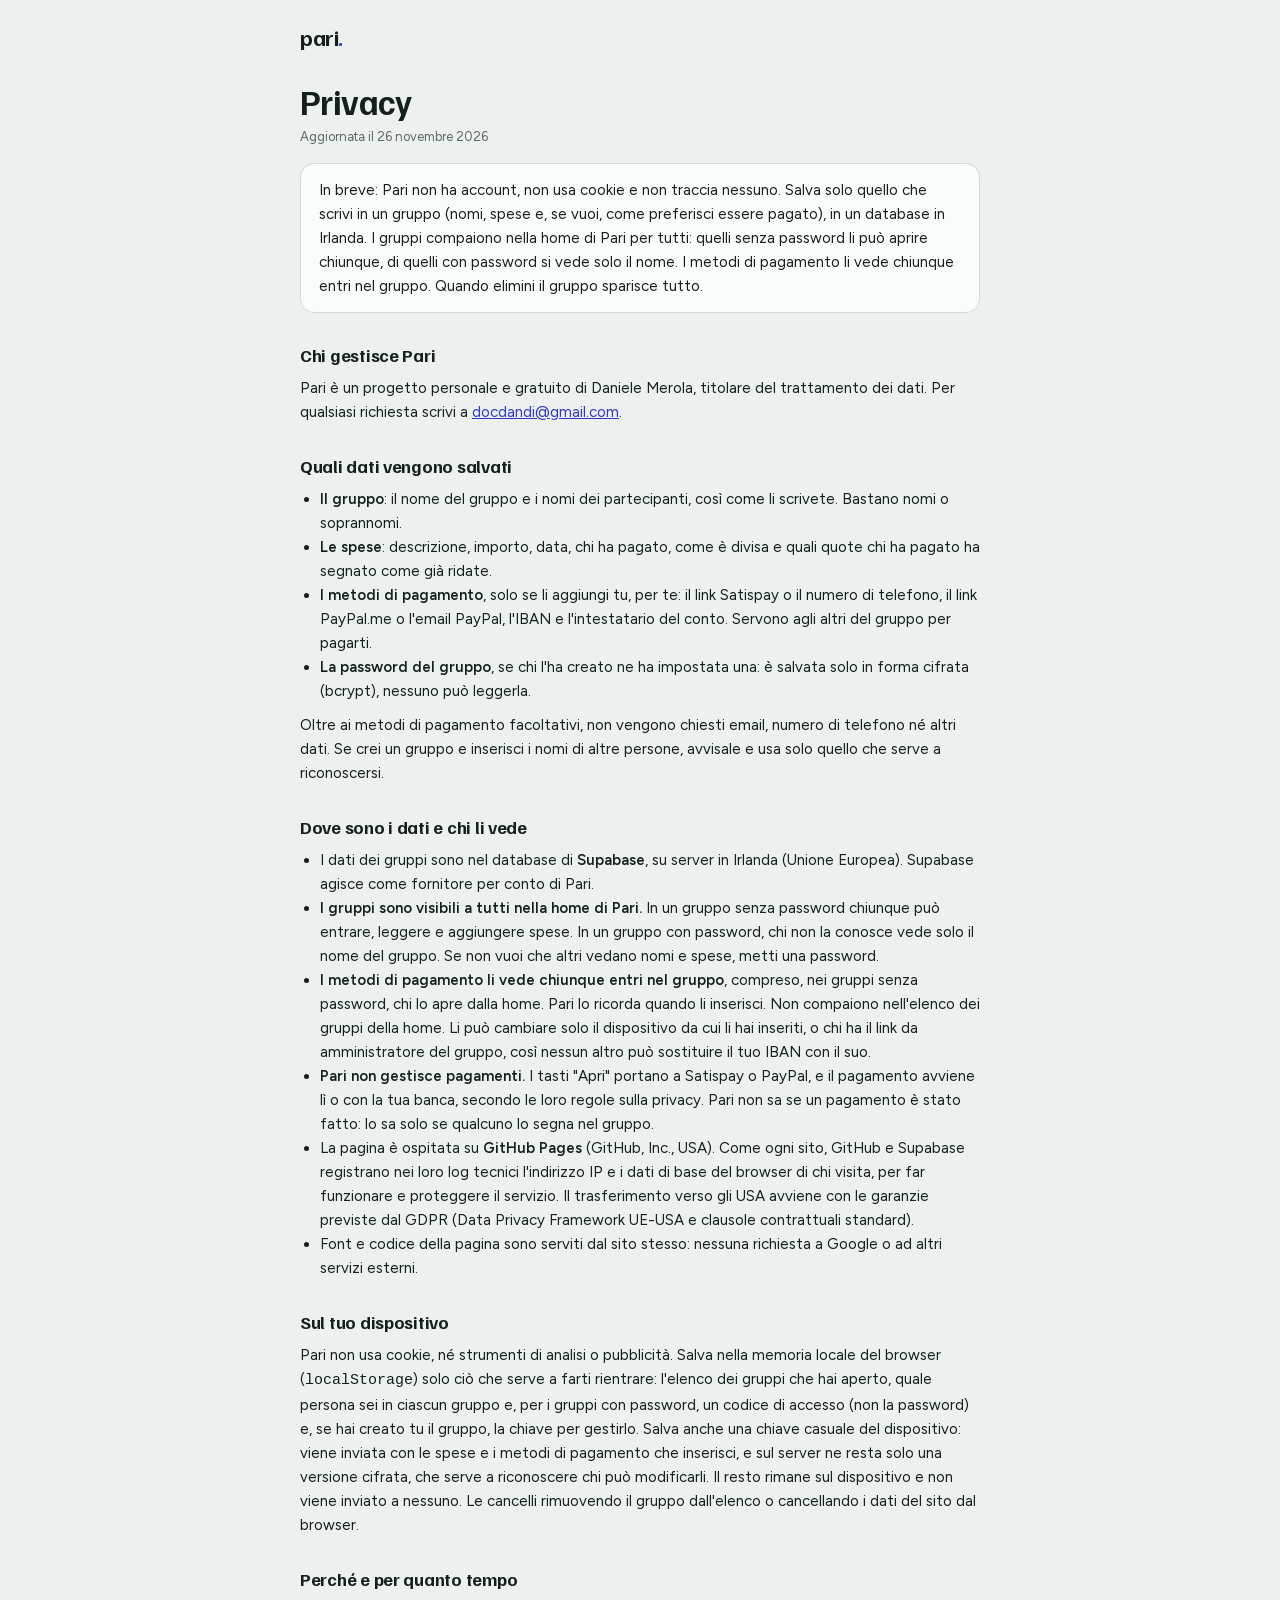
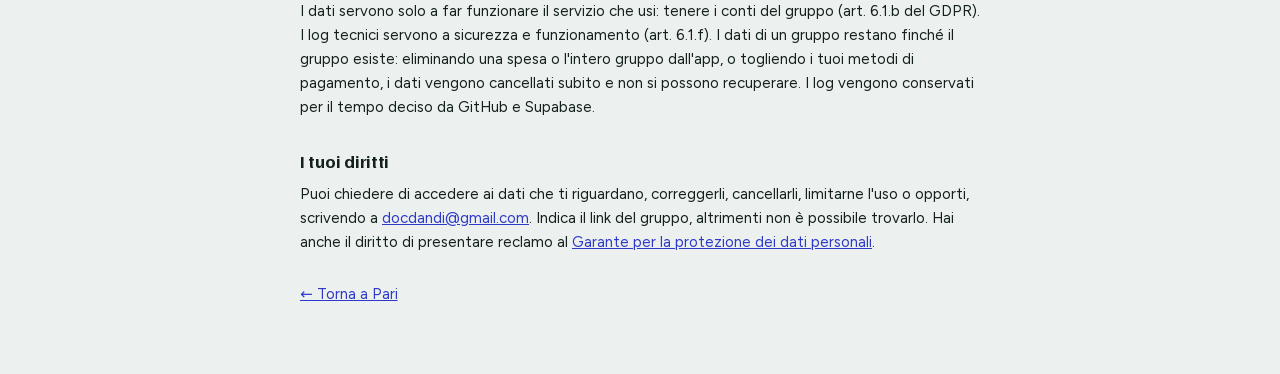
<file: privacy.html>
<!doctype html>
<html lang="it">
<head>
<meta charset="utf-8">
<meta name="viewport" content="width=device-width,initial-scale=1,viewport-fit=cover">
<meta name="description" content="Come Pari tratta i dati: niente account, niente cookie, niente tracciamento. Nomi e spese su server UE, cancellati quando elimini il gruppo.">
<link rel="canonical" href="https://dandid.github.io/pari/privacy.html">
<meta name="referrer" content="no-referrer">
<title>Privacy · Pari</title>
<link rel="icon" type="image/png" sizes="32x32" href="img/favicon-32.png">
<link rel="stylesheet" href="fonts/fonts.css">
<style>
:root{
  --bg:#ECF0EE; --surface:#FAFCFB; --ink:#13201C; --muted:#5A6A65; --line:#D2DBD7; --accent:#2E39C9;
  --f-display:"Familjen Grotesk", "Helvetica Neue", Arial, sans-serif;
  --f-body:"Figtree", system-ui, -apple-system, "Segoe UI", sans-serif;
}
@media (prefers-color-scheme: dark){ :root:not([data-theme="light"]){
  --bg:#0E1412; --surface:#161E1B; --ink:#E4EBE8; --muted:#90A09B; --line:#29342F; --accent:#8E97FF; color-scheme:dark;
}}
:root[data-theme="dark"]{
  --bg:#0E1412; --surface:#161E1B; --ink:#E4EBE8; --muted:#90A09B; --line:#29342F; --accent:#8E97FF; color-scheme:dark;
}
*{box-sizing:border-box}
html,body{background:var(--bg)}
body{margin:0;color:var(--ink);font-family:var(--f-body);font-size:15px;line-height:1.6;
  padding:20px max(16px, env(safe-area-inset-right, 0px)) 60px max(16px, env(safe-area-inset-left, 0px))}
main{max-width:680px;margin:0 auto}
a{color:var(--accent)}
.brand{font-family:var(--f-display);font-size:22px;font-weight:700;letter-spacing:-.02em;color:var(--ink);text-decoration:none}
.brand i{font-style:normal;color:var(--accent)}
h1,h2{font-family:var(--f-display);letter-spacing:-.015em;text-wrap:balance}
h1{font-size:clamp(26px,5vw,34px);line-height:1.1;margin:28px 0 6px}
h2{font-size:18px;margin:28px 0 6px}
p,ul{margin:0 0 10px}
ul{padding-left:20px}
.muted{color:var(--muted);font-size:13px}
.card{background:var(--surface);border:1px solid var(--line);border-radius:14px;padding:14px 18px;margin:16px 0}
</style>
</head>
<body>
<main>
<a class="brand" href="./">pari<i>.</i></a>

<h1>Privacy</h1>
<p class="muted">Aggiornata il 26 novembre 2026</p>

<div class="card">
<p style="margin:0">In breve: Pari non ha account, non usa cookie e non traccia nessuno. Salva solo quello che scrivi in un gruppo (nomi, spese e, se vuoi, come preferisci essere pagato), in un database in Irlanda. I gruppi compaiono nella home di Pari per tutti: quelli senza password li può aprire chiunque, di quelli con password si vede solo il nome. I metodi di pagamento li vede chiunque entri nel gruppo. Quando elimini il gruppo sparisce tutto.</p>
</div>

<h2>Chi gestisce Pari</h2>
<p>Pari è un progetto personale e gratuito di Daniele Merola, titolare del trattamento dei dati. Per qualsiasi richiesta scrivi a <a href="mailto:docdandi@gmail.com">docdandi@gmail.com</a>.</p>

<h2>Quali dati vengono salvati</h2>
<ul>
  <li><b>Il gruppo</b>: il nome del gruppo e i nomi dei partecipanti, così come li scrivete. Bastano nomi o soprannomi.</li>
  <li><b>Le spese</b>: descrizione, importo, data, chi ha pagato, come è divisa e quali quote chi ha pagato ha segnato come già ridate.</li>
  <li><b>I metodi di pagamento</b>, solo se li aggiungi tu, per te: il link Satispay o il numero di telefono, il link PayPal.me o l'email PayPal, l'IBAN e l'intestatario del conto. Servono agli altri del gruppo per pagarti.</li>
  <li><b>La password del gruppo</b>, se chi l'ha creato ne ha impostata una: è salvata solo in forma cifrata (bcrypt), nessuno può leggerla.</li>
</ul>
<p>Oltre ai metodi di pagamento facoltativi, non vengono chiesti email, numero di telefono né altri dati. Se crei un gruppo e inserisci i nomi di altre persone, avvisale e usa solo quello che serve a riconoscersi.</p>

<h2>Dove sono i dati e chi li vede</h2>
<ul>
  <li>I dati dei gruppi sono nel database di <b>Supabase</b>, su server in Irlanda (Unione Europea). Supabase agisce come fornitore per conto di Pari.</li>
  <li><b>I gruppi sono visibili a tutti nella home di Pari.</b> In un gruppo senza password chiunque può entrare, leggere e aggiungere spese. In un gruppo con password, chi non la conosce vede solo il nome del gruppo. Se non vuoi che altri vedano nomi e spese, metti una password.</li>
  <li><b>I metodi di pagamento li vede chiunque entri nel gruppo</b>, compreso, nei gruppi senza password, chi lo apre dalla home. Pari lo ricorda quando li inserisci. Non compaiono nell'elenco dei gruppi della home. Li può cambiare solo il dispositivo da cui li hai inseriti, o chi ha il link da amministratore del gruppo, così nessun altro può sostituire il tuo IBAN con il suo.</li>
  <li><b>Pari non gestisce pagamenti.</b> I tasti "Apri" portano a Satispay o PayPal, e il pagamento avviene lì o con la tua banca, secondo le loro regole sulla privacy. Pari non sa se un pagamento è stato fatto: lo sa solo se qualcuno lo segna nel gruppo.</li>
  <li>La pagina è ospitata su <b>GitHub Pages</b> (GitHub, Inc., USA). Come ogni sito, GitHub e Supabase registrano nei loro log tecnici l'indirizzo IP e i dati di base del browser di chi visita, per far funzionare e proteggere il servizio. Il trasferimento verso gli USA avviene con le garanzie previste dal GDPR (Data Privacy Framework UE-USA e clausole contrattuali standard).</li>
  <li>Font e codice della pagina sono serviti dal sito stesso: nessuna richiesta a Google o ad altri servizi esterni.</li>
</ul>

<h2>Sul tuo dispositivo</h2>
<p>Pari non usa cookie, né strumenti di analisi o pubblicità. Salva nella memoria locale del browser (<code>localStorage</code>) solo ciò che serve a farti rientrare: l'elenco dei gruppi che hai aperto, quale persona sei in ciascun gruppo e, per i gruppi con password, un codice di accesso (non la password) e, se hai creato tu il gruppo, la chiave per gestirlo. Salva anche una chiave casuale del dispositivo: viene inviata con le spese e i metodi di pagamento che inserisci, e sul server ne resta solo una versione cifrata, che serve a riconoscere chi può modificarli. Il resto rimane sul dispositivo e non viene inviato a nessuno. Le cancelli rimuovendo il gruppo dall'elenco o cancellando i dati del sito dal browser.</p>

<h2>Perché e per quanto tempo</h2>
<p>I dati servono solo a far funzionare il servizio che usi: tenere i conti del gruppo (art. 6.1.b del GDPR). I log tecnici servono a sicurezza e funzionamento (art. 6.1.f). I dati di un gruppo restano finché il gruppo esiste: eliminando una spesa o l'intero gruppo dall'app, o togliendo i tuoi metodi di pagamento, i dati vengono cancellati subito e non si possono recuperare. I log vengono conservati per il tempo deciso da GitHub e Supabase.</p>

<h2>I tuoi diritti</h2>
<p>Puoi chiedere di accedere ai dati che ti riguardano, correggerli, cancellarli, limitarne l'uso o opporti, scrivendo a <a href="mailto:docdandi@gmail.com">docdandi@gmail.com</a>. Indica il link del gruppo, altrimenti non è possibile trovarlo. Hai anche il diritto di presentare reclamo al <a href="https://www.garanteprivacy.it" rel="noopener">Garante per la protezione dei dati personali</a>.</p>

<p style="margin-top:28px"><a href="./">← Torna a Pari</a></p>
</main>
</body>
</html>
</file>
<file: fonts/fonts.css>
/* Font serviti dal sito stesso (niente richieste a Google). Fonte: Google Fonts, licenza SIL OFL. */
/* latin-ext */
@font-face {
  font-family: 'Familjen Grotesk';
  font-style: normal;
  font-weight: 500;
  font-display: swap;
  src: url(FamiljenGrotesk-latin-ext.woff2) format('woff2');
  unicode-range: U+0100-02BA, U+02BD-02C5, U+02C7-02CC, U+02CE-02D7, U+02DD-02FF, U+0304, U+0308, U+0329, U+1D00-1DBF, U+1E00-1E9F, U+1EF2-1EFF, U+2020, U+20A0-20AB, U+20AD-20C4, U+2113, U+2C60-2C7F, U+A720-A7FF;
}
/* latin */
@font-face {
  font-family: 'Familjen Grotesk';
  font-style: normal;
  font-weight: 500;
  font-display: swap;
  src: url(FamiljenGrotesk-latin.woff2) format('woff2');
  unicode-range: U+0000-00FF, U+0131, U+0152-0153, U+02BB-02BC, U+02C6, U+02DA, U+02DC, U+0304, U+0308, U+0329, U+2000-206F, U+20AC, U+2122, U+2191, U+2193, U+2212, U+2215, U+FEFF, U+FFFD;
}
/* latin-ext */
@font-face {
  font-family: 'Familjen Grotesk';
  font-style: normal;
  font-weight: 600;
  font-display: swap;
  src: url(FamiljenGrotesk-latin-ext.woff2) format('woff2');
  unicode-range: U+0100-02BA, U+02BD-02C5, U+02C7-02CC, U+02CE-02D7, U+02DD-02FF, U+0304, U+0308, U+0329, U+1D00-1DBF, U+1E00-1E9F, U+1EF2-1EFF, U+2020, U+20A0-20AB, U+20AD-20C4, U+2113, U+2C60-2C7F, U+A720-A7FF;
}
/* latin */
@font-face {
  font-family: 'Familjen Grotesk';
  font-style: normal;
  font-weight: 600;
  font-display: swap;
  src: url(FamiljenGrotesk-latin.woff2) format('woff2');
  unicode-range: U+0000-00FF, U+0131, U+0152-0153, U+02BB-02BC, U+02C6, U+02DA, U+02DC, U+0304, U+0308, U+0329, U+2000-206F, U+20AC, U+2122, U+2191, U+2193, U+2212, U+2215, U+FEFF, U+FFFD;
}
/* latin-ext */
@font-face {
  font-family: 'Familjen Grotesk';
  font-style: normal;
  font-weight: 700;
  font-display: swap;
  src: url(FamiljenGrotesk-latin-ext.woff2) format('woff2');
  unicode-range: U+0100-02BA, U+02BD-02C5, U+02C7-02CC, U+02CE-02D7, U+02DD-02FF, U+0304, U+0308, U+0329, U+1D00-1DBF, U+1E00-1E9F, U+1EF2-1EFF, U+2020, U+20A0-20AB, U+20AD-20C4, U+2113, U+2C60-2C7F, U+A720-A7FF;
}
/* latin */
@font-face {
  font-family: 'Familjen Grotesk';
  font-style: normal;
  font-weight: 700;
  font-display: swap;
  src: url(FamiljenGrotesk-latin.woff2) format('woff2');
  unicode-range: U+0000-00FF, U+0131, U+0152-0153, U+02BB-02BC, U+02C6, U+02DA, U+02DC, U+0304, U+0308, U+0329, U+2000-206F, U+20AC, U+2122, U+2191, U+2193, U+2212, U+2215, U+FEFF, U+FFFD;
}
/* latin-ext */
@font-face {
  font-family: 'Figtree';
  font-style: normal;
  font-weight: 400;
  font-display: swap;
  src: url(Figtree-latin-ext.woff2) format('woff2');
  unicode-range: U+0100-02BA, U+02BD-02C5, U+02C7-02CC, U+02CE-02D7, U+02DD-02FF, U+0304, U+0308, U+0329, U+1D00-1DBF, U+1E00-1E9F, U+1EF2-1EFF, U+2020, U+20A0-20AB, U+20AD-20C4, U+2113, U+2C60-2C7F, U+A720-A7FF;
}
/* latin */
@font-face {
  font-family: 'Figtree';
  font-style: normal;
  font-weight: 400;
  font-display: swap;
  src: url(Figtree-latin.woff2) format('woff2');
  unicode-range: U+0000-00FF, U+0131, U+0152-0153, U+02BB-02BC, U+02C6, U+02DA, U+02DC, U+0304, U+0308, U+0329, U+2000-206F, U+20AC, U+2122, U+2191, U+2193, U+2212, U+2215, U+FEFF, U+FFFD;
}
/* latin-ext */
@font-face {
  font-family: 'Figtree';
  font-style: normal;
  font-weight: 500;
  font-display: swap;
  src: url(Figtree-latin-ext.woff2) format('woff2');
  unicode-range: U+0100-02BA, U+02BD-02C5, U+02C7-02CC, U+02CE-02D7, U+02DD-02FF, U+0304, U+0308, U+0329, U+1D00-1DBF, U+1E00-1E9F, U+1EF2-1EFF, U+2020, U+20A0-20AB, U+20AD-20C4, U+2113, U+2C60-2C7F, U+A720-A7FF;
}
/* latin */
@font-face {
  font-family: 'Figtree';
  font-style: normal;
  font-weight: 500;
  font-display: swap;
  src: url(Figtree-latin.woff2) format('woff2');
  unicode-range: U+0000-00FF, U+0131, U+0152-0153, U+02BB-02BC, U+02C6, U+02DA, U+02DC, U+0304, U+0308, U+0329, U+2000-206F, U+20AC, U+2122, U+2191, U+2193, U+2212, U+2215, U+FEFF, U+FFFD;
}
/* latin-ext */
@font-face {
  font-family: 'Figtree';
  font-style: normal;
  font-weight: 600;
  font-display: swap;
  src: url(Figtree-latin-ext.woff2) format('woff2');
  unicode-range: U+0100-02BA, U+02BD-02C5, U+02C7-02CC, U+02CE-02D7, U+02DD-02FF, U+0304, U+0308, U+0329, U+1D00-1DBF, U+1E00-1E9F, U+1EF2-1EFF, U+2020, U+20A0-20AB, U+20AD-20C4, U+2113, U+2C60-2C7F, U+A720-A7FF;
}
/* latin */
@font-face {
  font-family: 'Figtree';
  font-style: normal;
  font-weight: 600;
  font-display: swap;
  src: url(Figtree-latin.woff2) format('woff2');
  unicode-range: U+0000-00FF, U+0131, U+0152-0153, U+02BB-02BC, U+02C6, U+02DA, U+02DC, U+0304, U+0308, U+0329, U+2000-206F, U+20AC, U+2122, U+2191, U+2193, U+2212, U+2215, U+FEFF, U+FFFD;
}
/* latin-ext */
@font-face {
  font-family: 'IBM Plex Mono';
  font-style: normal;
  font-weight: 400;
  font-display: swap;
  src: url(IBMPlexMono-400-latin-ext.woff2) format('woff2');
  unicode-range: U+0100-02BA, U+02BD-02C5, U+02C7-02CC, U+02CE-02D7, U+02DD-02FF, U+0304, U+0308, U+0329, U+1D00-1DBF, U+1E00-1E9F, U+1EF2-1EFF, U+2020, U+20A0-20AB, U+20AD-20C4, U+2113, U+2C60-2C7F, U+A720-A7FF;
}
/* latin */
@font-face {
  font-family: 'IBM Plex Mono';
  font-style: normal;
  font-weight: 400;
  font-display: swap;
  src: url(IBMPlexMono-400-latin.woff2) format('woff2');
  unicode-range: U+0000-00FF, U+0131, U+0152-0153, U+02BB-02BC, U+02C6, U+02DA, U+02DC, U+0304, U+0308, U+0329, U+2000-206F, U+20AC, U+2122, U+2191, U+2193, U+2212, U+2215, U+FEFF, U+FFFD;
}
/* latin-ext */
@font-face {
  font-family: 'IBM Plex Mono';
  font-style: normal;
  font-weight: 500;
  font-display: swap;
  src: url(IBMPlexMono-500-latin-ext.woff2) format('woff2');
  unicode-range: U+0100-02BA, U+02BD-02C5, U+02C7-02CC, U+02CE-02D7, U+02DD-02FF, U+0304, U+0308, U+0329, U+1D00-1DBF, U+1E00-1E9F, U+1EF2-1EFF, U+2020, U+20A0-20AB, U+20AD-20C4, U+2113, U+2C60-2C7F, U+A720-A7FF;
}
/* latin */
@font-face {
  font-family: 'IBM Plex Mono';
  font-style: normal;
  font-weight: 500;
  font-display: swap;
  src: url(IBMPlexMono-500-latin.woff2) format('woff2');
  unicode-range: U+0000-00FF, U+0131, U+0152-0153, U+02BB-02BC, U+02C6, U+02DA, U+02DC, U+0304, U+0308, U+0329, U+2000-206F, U+20AC, U+2122, U+2191, U+2193, U+2212, U+2215, U+FEFF, U+FFFD;
}
</file>
